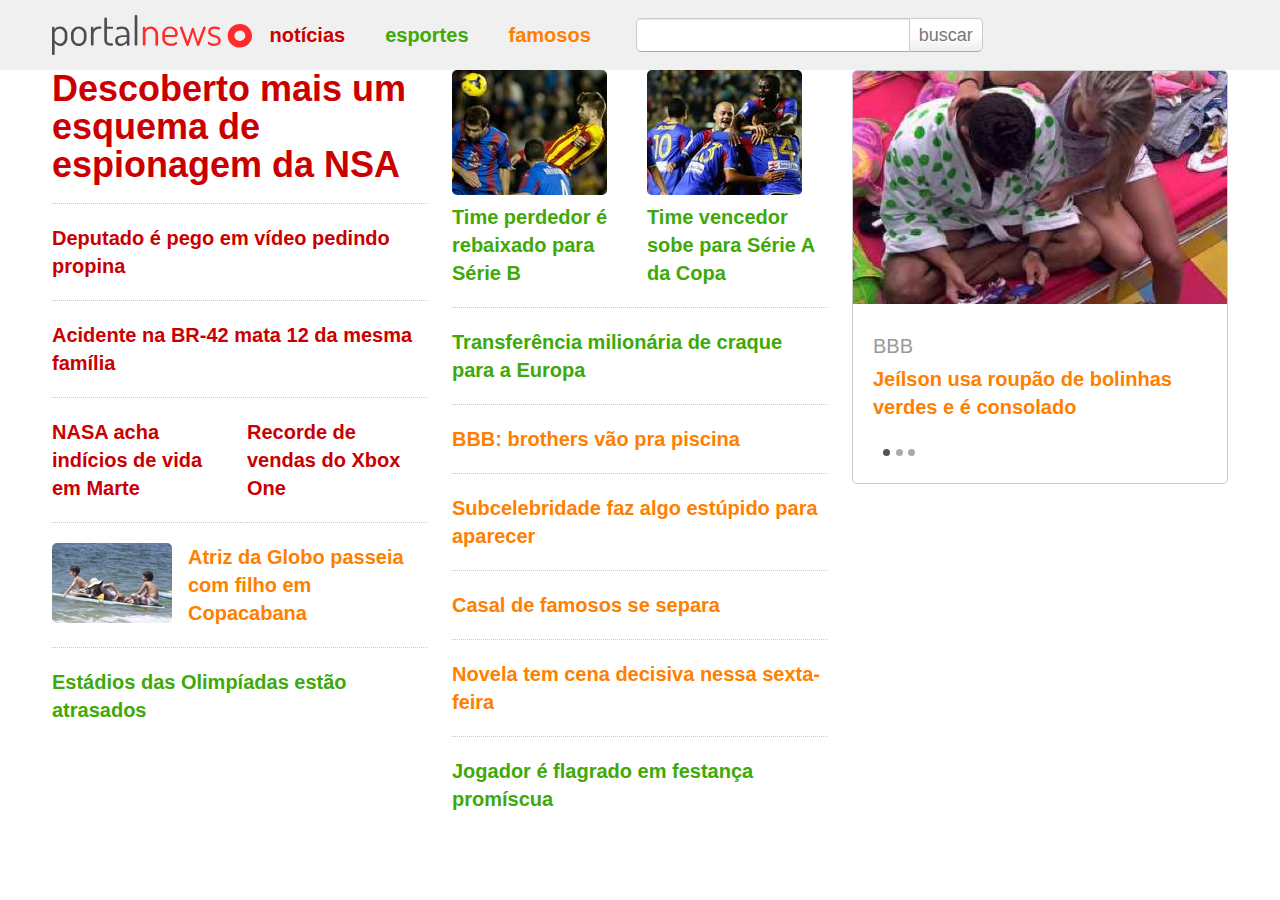
<file: css/class on responsive design/index.html>
<!doctype html>
<html lang="pt-br">
<head>
	<meta charset="UTF-8">
	<meta name="viewport" content="width=device-width">
	<title>Notícias.com</title>

	<link rel="stylesheet" href="css/estilo.css">
	<link rel="stylesheet" href="css/exercicios.css">
</head>
<body>

	<header>
		<div class="container">

			<button class="menu-abrir">Abre menu</button>

			<!-- <a href="#menu" class="btn menu-abrir">Abrir Menu</a> -->

			<h1 class="logo">
				<img src="img/logo.svg" alt="Notícias.com">
			</h1>

			<nav class="barra-nav">

				<button class="menu-fechar">Fecha Menu</button>

				<!-- <a href="#menu" class="btn btn-close menu-fechar">Fechar Menu</a> -->

				<ul class="menu-principal">
					<li><a href="noticias.html" class="noticias">Notícias</a>
					<li><a href="esportes.html" class="esportes">Esportes</a>
					<li><a href="famosos.html" class="famosos">Famosos</a>
				</ul>

				<form class="busca">
					<input type="search" id="campo-busca">
					<button type="submit">Buscar</button>
				</form>
			</nav>
		</div>
	</header>

	<main class="destaques container">

		<div class="secao">

			<a href="noticia1.html" class="chamada noticias principal">
				<h2>Descoberto mais um esquema de espionagem da NSA</h2>
			</a>
			<a href="noticia2.html" class="chamada noticias normal">
				<h2>Deputado é pego em vídeo pedindo propina</h2>
			</a>
			<a href="noticia3.html" class="chamada noticias normal">
				<h2>Acidente na BR-42 mata 12 da mesma família</h2>
			</a>
			<a href="noticia4.html" class="chamada noticias normal mini">
				<h2>NASA acha indícios de vida em Marte</h2>
			</a>
			<a href="noticia5.html" class="chamada noticias normal mini">
				<h2>Recorde de vendas do Xbox One</h2>
			</a>
			<!--<a href="noticia14.html" class="chamada noticias normal">
				<h2>BC anuncia nova alta nos juros</h2>
			</a>-->
			<a href="noticia11.html" class="chamada famosos normal">
				<img src="img/entretenimento1.jpg" alt="Atriz na praia">
				<h2>Atriz da Globo passeia com filho em Copacabana</h2>
			</a>
			<a href="noticia6.html" class="chamada esportes normal">
				<h2>Estádios das Olimpíadas estão atrasados</h2>
			</a>
		</div>

		<div class="secao">
			<a href="noticia7.html" class="chamada esportes normal mini">
				<img src="img/esporte1.jpg" alt="Time perdedor">
				<h2>Time perdedor é rebaixado para Série B</h2>
			</a>
			<a href="noticia8.html" class="chamada esportes normal mini">
				<img src="img/esporte2.jpg" alt="Time vencedor">
				<h2>Time vencedor sobe para Série A da Copa</h2>
			</a>
			<a href="noticia9.html" class="chamada esportes normal">
				<h2>Transferência milionária de craque para a Europa</h2>
			</a>
			<a href="noticia10.html" class="chamada famosos normal">
				<h2>BBB: brothers vão pra piscina</h2>
			</a>
			<a href="noticia12.html" class="chamada famosos normal">
				<h2>Subcelebridade faz algo estúpido para aparecer</h2>
			</a>
			<a href="noticia16.html" class="chamada famosos">
				<h2>Casal de famosos se separa</h2>
			</a>
			<a href="noticia13.html" class="chamada famosos normal">
				<h2>Novela tem cena decisiva nessa sexta-feira</h2>
			</a>
			<a href="noticia15.html" class="chamada esportes">
				<h2>Jogador é flagrado em festança promíscua</h2>
			</a>

		</div>

		<div class="secao">
			<a href="video.html" class="tv chamada normal famosos">
				<img src="img/tv1.jpg" alt="Roupão">

				<p>BBB</p>
				<h2>Jeílson usa roupão de bolinhas verdes e é consolado</h2>

				<span class="bolinha"></span>
				<span class="bolinha"></span>
				<span class="bolinha"></span>
			</a>
		</div>

	</main>

	<script src="js/menu.js"></script>
</body>
</html>
</file>
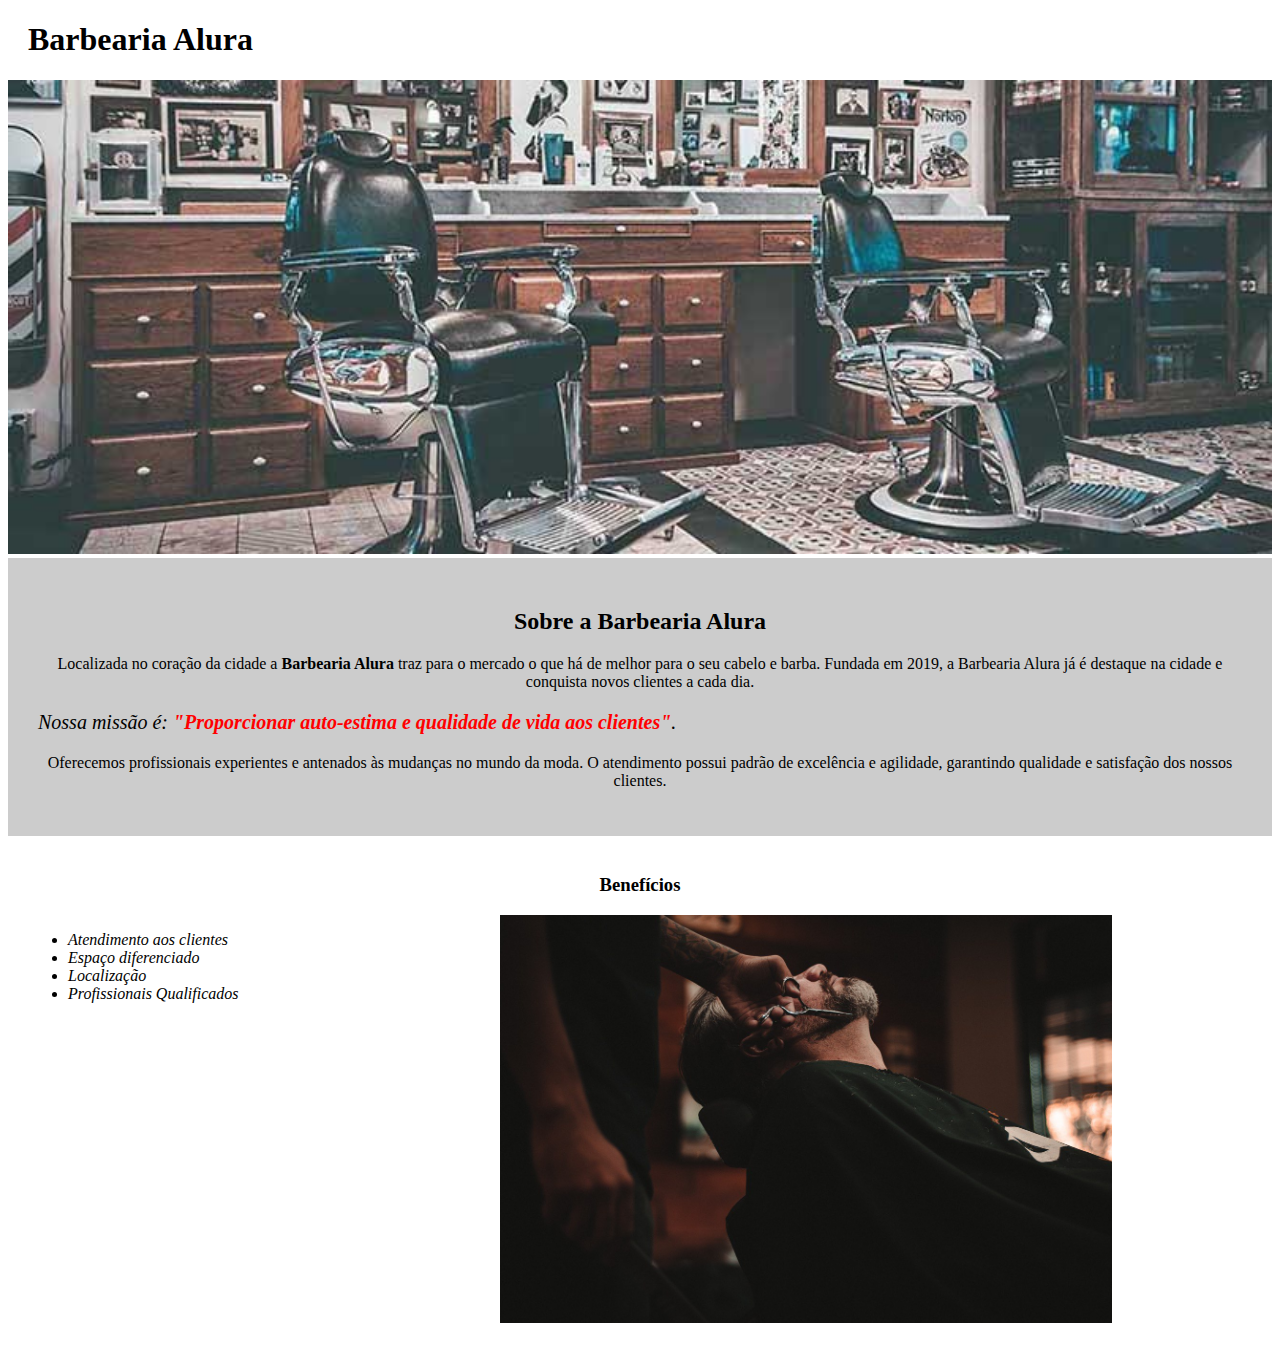
<file: css/simple_page/index.html>
<!DOCTYPE html>
<html lang="pt-br">

    <head>
        <meta charset="UTF-8">
        <title>Barbearia Alura</title>
        <link rel="stylesheet" href="style.css" />
    </head>
    
    <body>

        <header>
            <h1 class="titulo-principal">Barbearia Alura</h1>
        </header>

        <img src="banner.jpg" id="banner" />

        <div class="principal">
            <h2 class="titulo-centralizado">Sobre a Barbearia Alura</h2>

            <p class="texto-principal">Localizada no coração da cidade a <strong>Barbearia Alura</strong> traz para o mercado o que há de melhor para o seu cabelo e barba. Fundada em 2019, a Barbearia Alura já é destaque na cidade e conquista novos clientes a cada dia. </p>

            <!-- p por padrão é 16px -->
            <p id="missao"><em>Nossa missão é: <strong class="destaque">"Proporcionar auto-estima e qualidade de vida aos clientes"</strong>.</em></p>

            <p class="texto-principal">Oferecemos profissionais experientes e antenados às mudanças no mundo da moda. O atendimento possui padrão de excelência e agilidade, garantindo qualidade e satisfação dos nossos clientes.</p>
        </div>
        
        <div class="beneficios">
            <h3 class="titulo-centralizado">Benefícios</h3>

            <ul class="lista-beneficios">
                <li class="itens">Atendimento aos clientes</li>
                <li class="itens">Espaço diferenciado</li>
                <li class="itens">Localização</li>
                <li class="itens">Profissionais Qualificados</li>
            </ul>

            <img src="beneficios.jpg" class="imagembeneficios" />
        </div>

    </body>
    
</html>
</file>
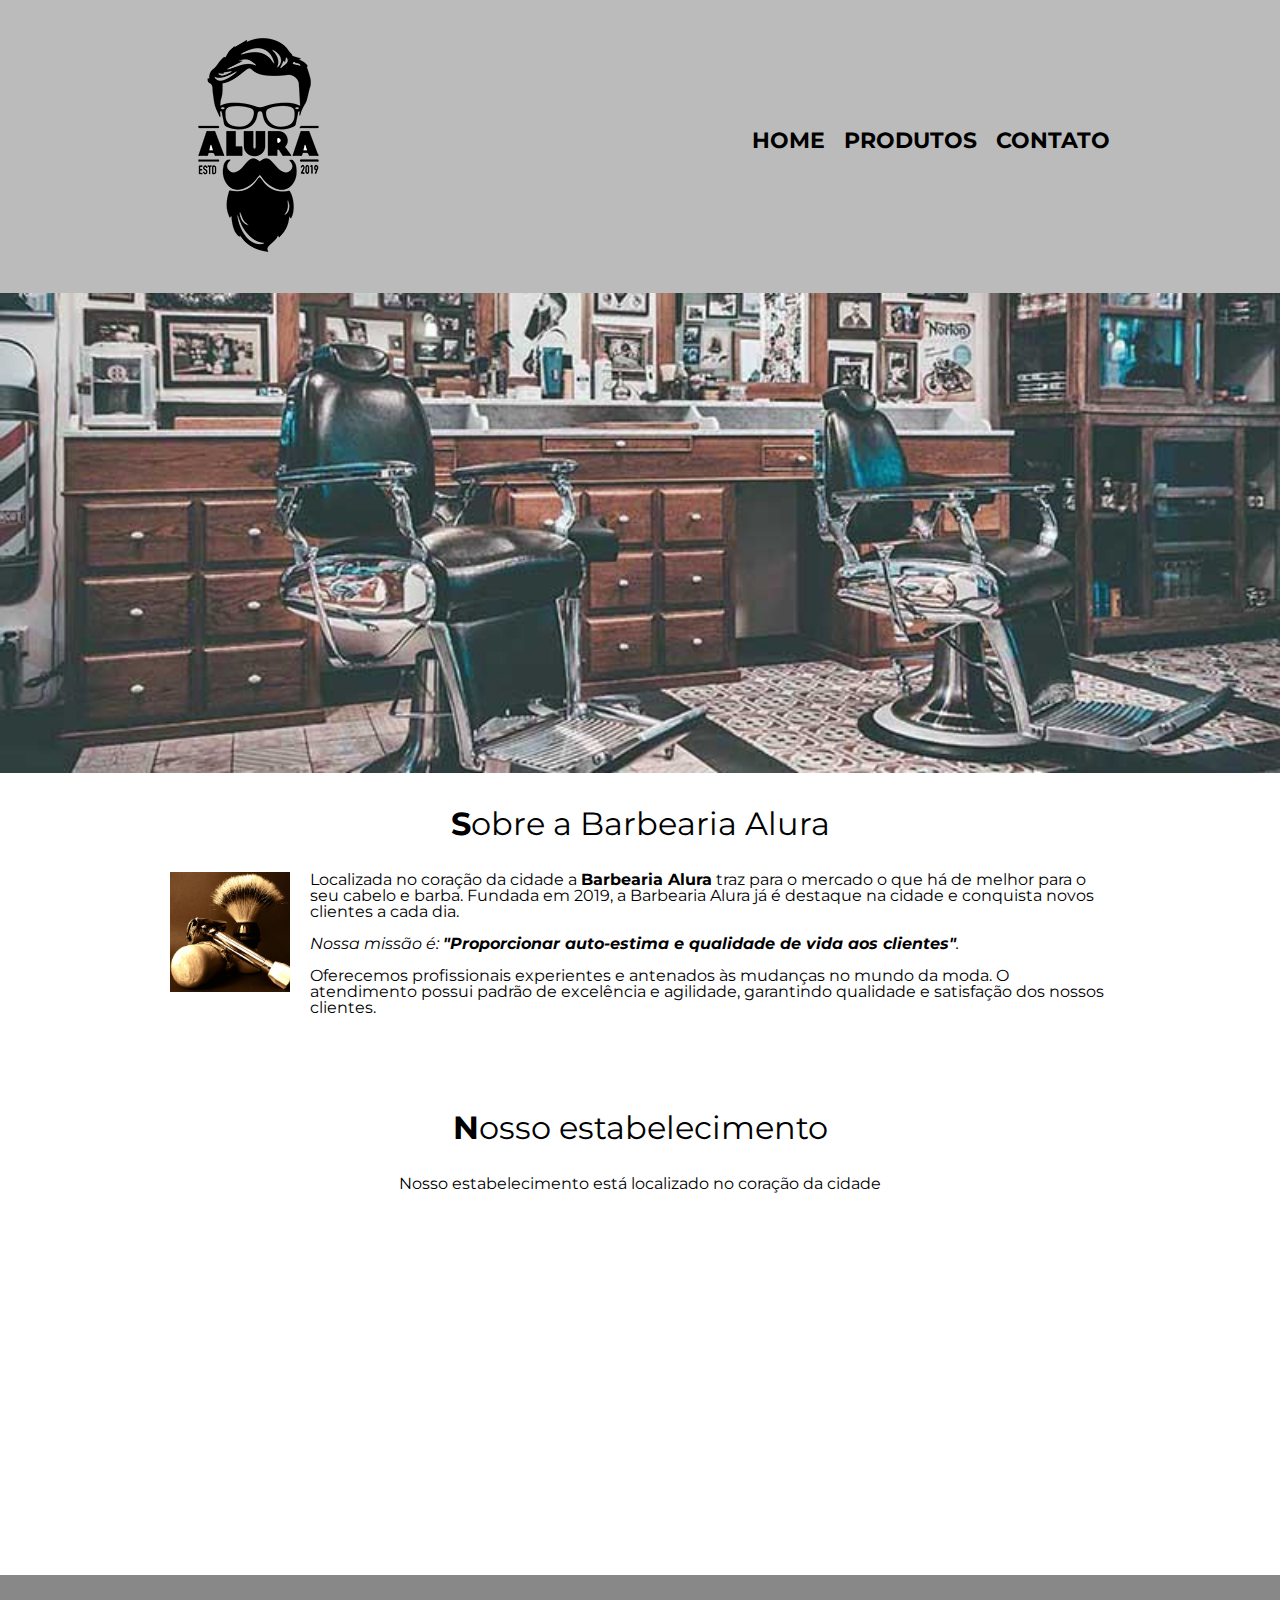
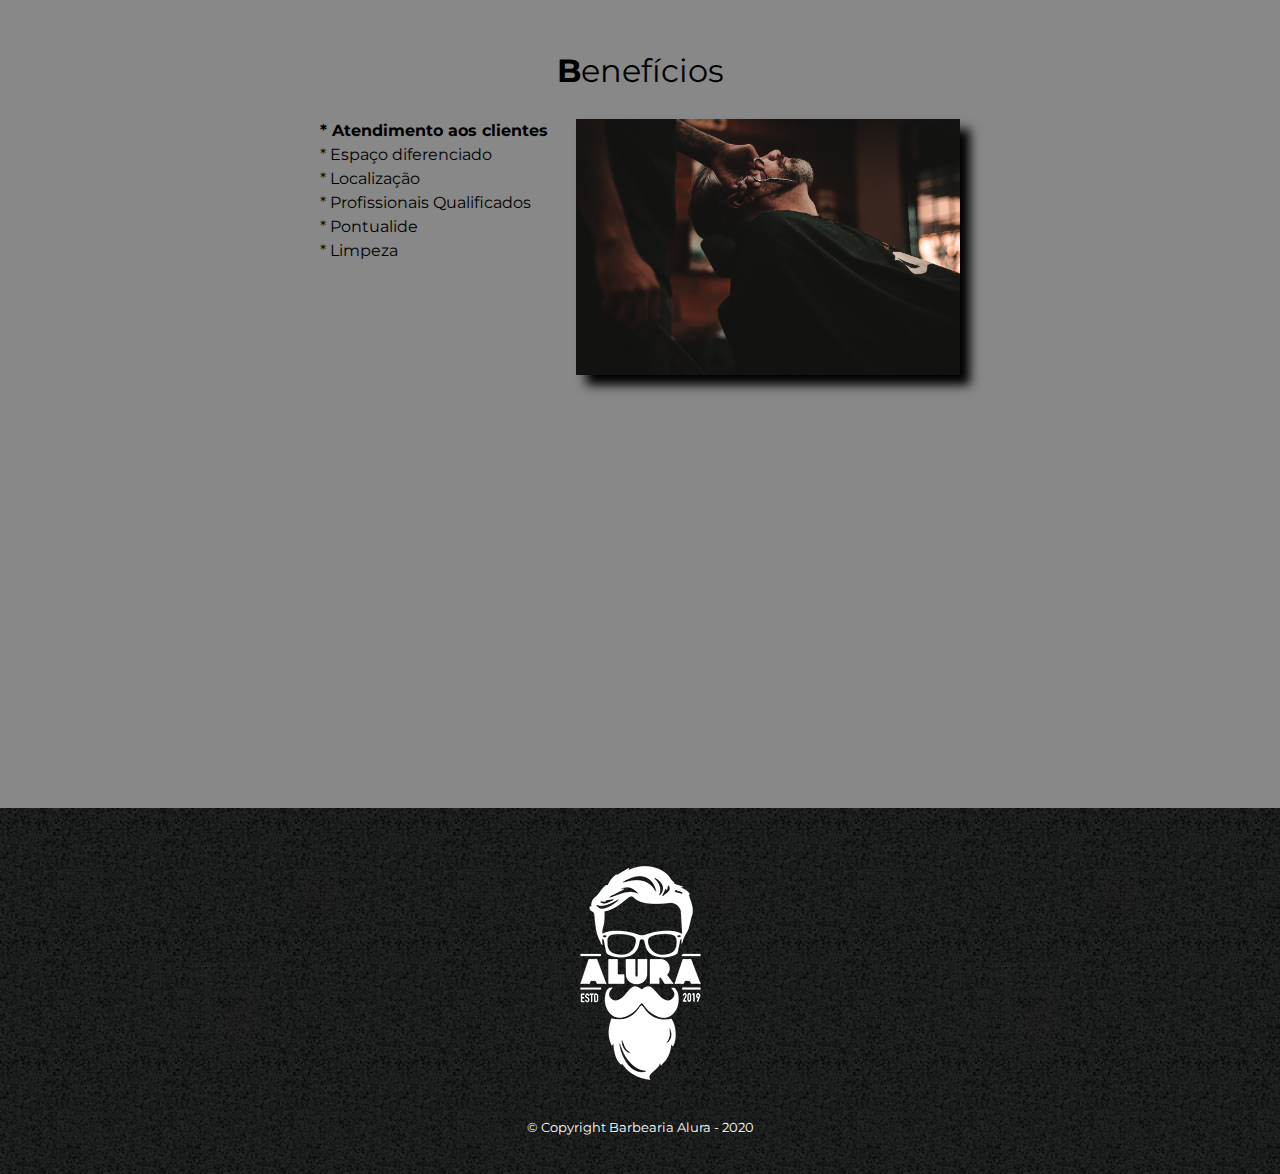
<file: css/simple_page_class_four/index.html>
<!DOCTYPE html>
<html lang="pt-br">

    <head>
        <meta charset="UTF-8">
        <meta name="viewport" content="width=device-width">
        <title>Barbearia Alura</title>
        <link rel="stylesheet" href="reset.css" />
        <link rel="stylesheet" href="style.css" />
        <link href="https://fonts.googleapis.com/css2?family=Montserrat:ital,wght@0,100;0,700;1,100&display=swap" rel="stylesheet">
    </head>
    
    <body>

        <header>
            
            <div class="caixa">
                <h1><img src="imgs/logo.png"/></h1>

        
                <nav>
                    <ul class="navegacao">
                        <li><a href="index.html">Home</a></li>
                        <li><a href="produtos.html">Produtos</a></li>
                        <li><a href="contato.html">Contato</a></li>
                    </ul>
                </nav>
            </div>
            
        </header>

        <img src="banner.jpg" class="banner" />

        <main>

            <section class="principal">
                <h2 class="titulo-principal">Sobre a Barbearia Alura</h2>

                <img class="utensilios" src="imgs/utensilios.jpg" alt="Utensilios" />

                <p class="texto-principal">Localizada no coração da cidade a <strong>Barbearia Alura</strong> traz para o mercado o que há de melhor para o seu cabelo e barba. Fundada em 2019, a Barbearia Alura já é destaque na cidade e conquista novos clientes a cada dia. </p>

                <!-- p por padrão é 16px -->
                <p id="missao"><em>Nossa missão é: <strong class="destaque">"Proporcionar auto-estima e qualidade de vida aos clientes"</strong>.</em></p>

                <p class="texto-principal">Oferecemos profissionais experientes e antenados às mudanças no mundo da moda. O atendimento possui padrão de excelência e agilidade, garantindo qualidade e satisfação dos nossos clientes.</p>
            </section>


            <section class="mapa">
                
                <h3 class="titulo-principal">Nosso estabelecimento</h3>

                <p>Nosso estabelecimento está localizado no coração da cidade</p>

                <iframe src="https://www.google.com/maps/embed?pb=!1m18!1m12!1m3!1d3656.448598130842!2d-46.63465338449774!3d-23.588239368471694!2m3!1f0!2f0!3f0!3m2!1i1024!2i768!4f13.1!3m3!1m2!1s0x94ce5a2b2ed7f3a1%3A0xab35da2f5ca62674!2sCaelum%20-%20Escola%20de%20Tecnologia!5e0!3m2!1spt-BR!2sbr!4v1589913582169!5m2!1spt-BR!2sbr" 
                    width="100%" height="300px" 
                    frameborder="0" 
                    style="border:0;" allowfullscreen="" aria-hidden="false" tabindex="0">
                </iframe>
                
            </section>
            
            <section class="beneficios">

                <h3 class="titulo-principal">Benefícios</h3>

                <div class="conteudo-beneficios">

                    <ul class="lista-beneficios">
                        <li class="itens">Atendimento aos clientes</li>
                        <li class="itens">Espaço diferenciado</li>
                        <li class="itens">Localização</li>
                        <li class="itens">Profissionais Qualificados</li>
                        <li class="itens">Pontualide</li>
                        <li class="itens">Limpeza</li>
                    </ul><img src="beneficios.jpg" class="imagem-beneficios" />

                </div>
                
                <div class="video">
                    <iframe 
                    width="100%" 
                    height="315" 
                    src="https://www.youtube.com/embed/wcVVXUV0YUY" 
                    frameborder="0" 
                    allow="accelerometer; autoplay; encrypted-media; gyroscope; picture-in-picture" 
                    allowfullscreen>
                    </iframe>
                </div>
                
            </section>

        </main>

        <footer>
            <img src="imgs/logo-branco.png">
            <p class="copyright">&copy; Copyright Barbearia Alura - 2020</p>
        </footer>

    </body>
    
</html>
</file>
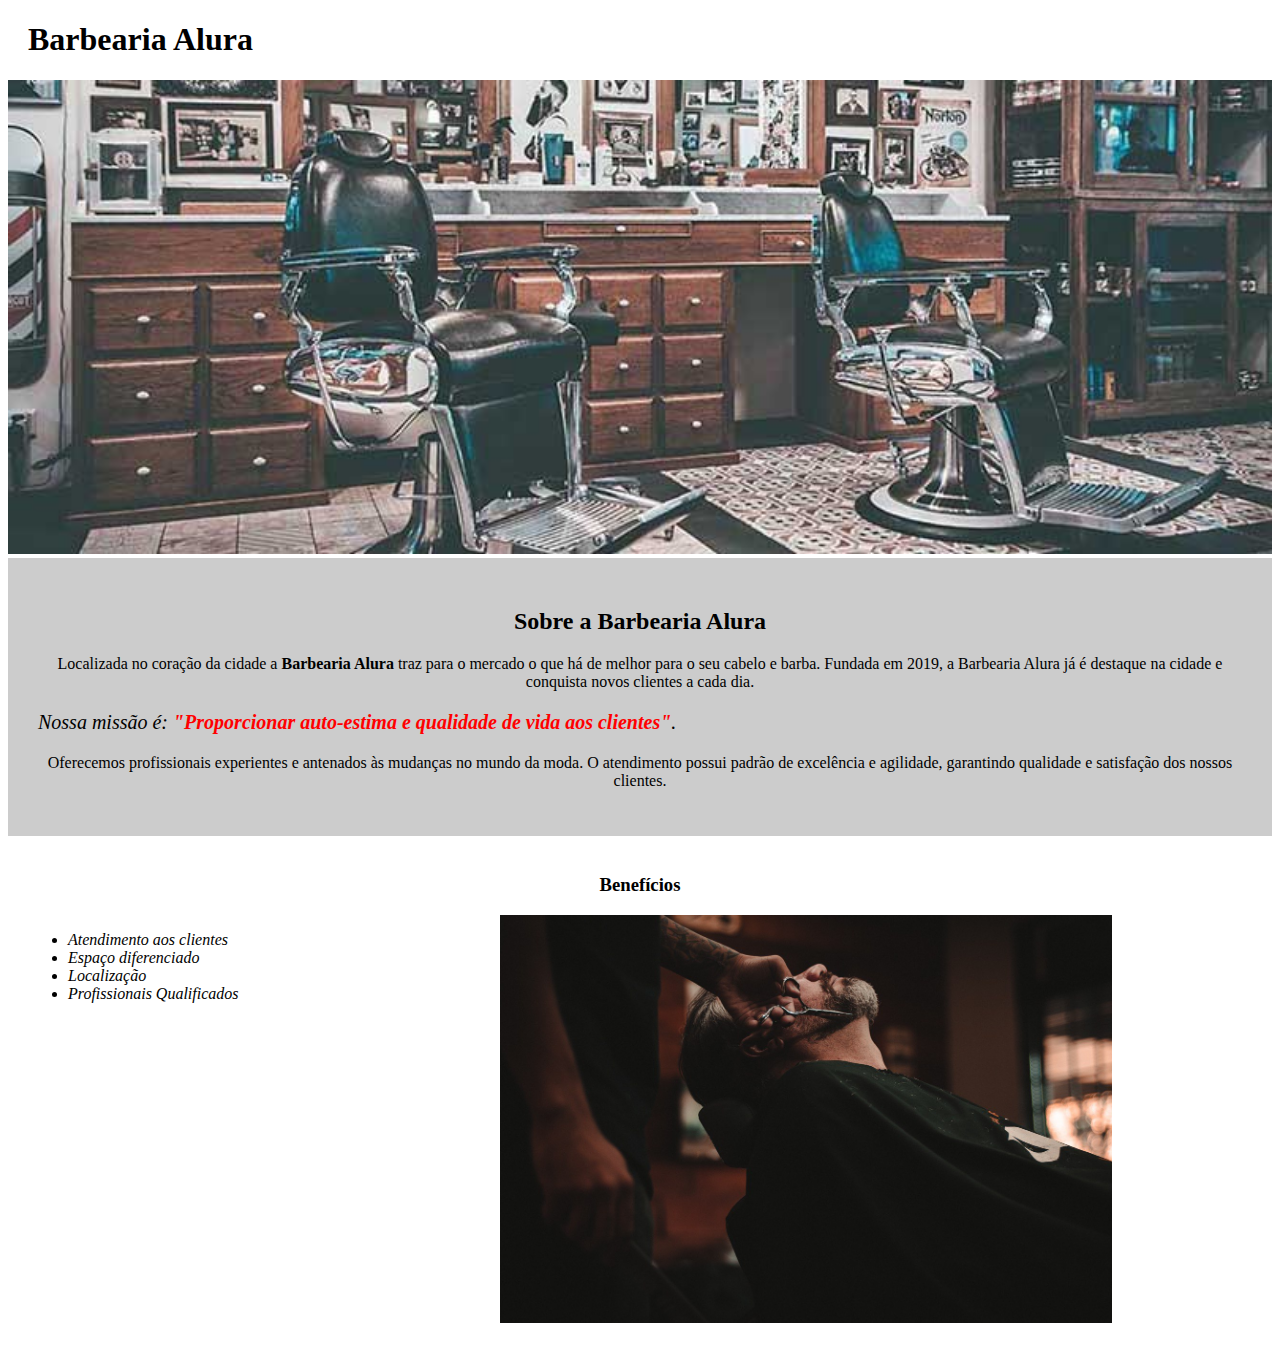
<file: css/simple_page_class_three/index.html>
<!DOCTYPE html>
<html lang="pt-br">

    <head>
        <meta charset="UTF-8">
        <title>Barbearia Alura</title>
        <link rel="stylesheet" href="style-home.css" />
    </head>
    
    <body>

        <header>
            <h1 class="titulo-principal">Barbearia Alura</h1>
        </header>

        <img src="banner.jpg" id="banner" />

        <div class="principal">
            <h2 class="titulo-centralizado">Sobre a Barbearia Alura</h2>

            <p class="texto-principal">Localizada no coração da cidade a <strong>Barbearia Alura</strong> traz para o mercado o que há de melhor para o seu cabelo e barba. Fundada em 2019, a Barbearia Alura já é destaque na cidade e conquista novos clientes a cada dia. </p>

            <!-- p por padrão é 16px -->
            <p id="missao"><em>Nossa missão é: <strong class="destaque">"Proporcionar auto-estima e qualidade de vida aos clientes"</strong>.</em></p>

            <p class="texto-principal">Oferecemos profissionais experientes e antenados às mudanças no mundo da moda. O atendimento possui padrão de excelência e agilidade, garantindo qualidade e satisfação dos nossos clientes.</p>
        </div>
        
        <div class="beneficios">
            <h3 class="titulo-centralizado">Benefícios</h3>

            <ul class="lista-beneficios">
                <li class="itens">Atendimento aos clientes</li>
                <li class="itens">Espaço diferenciado</li>
                <li class="itens">Localização</li>
                <li class="itens">Profissionais Qualificados</li>
            </ul>

            <img src="beneficios.jpg" class="imagembeneficios" />
        </div>

    </body>
    
</html>
</file>
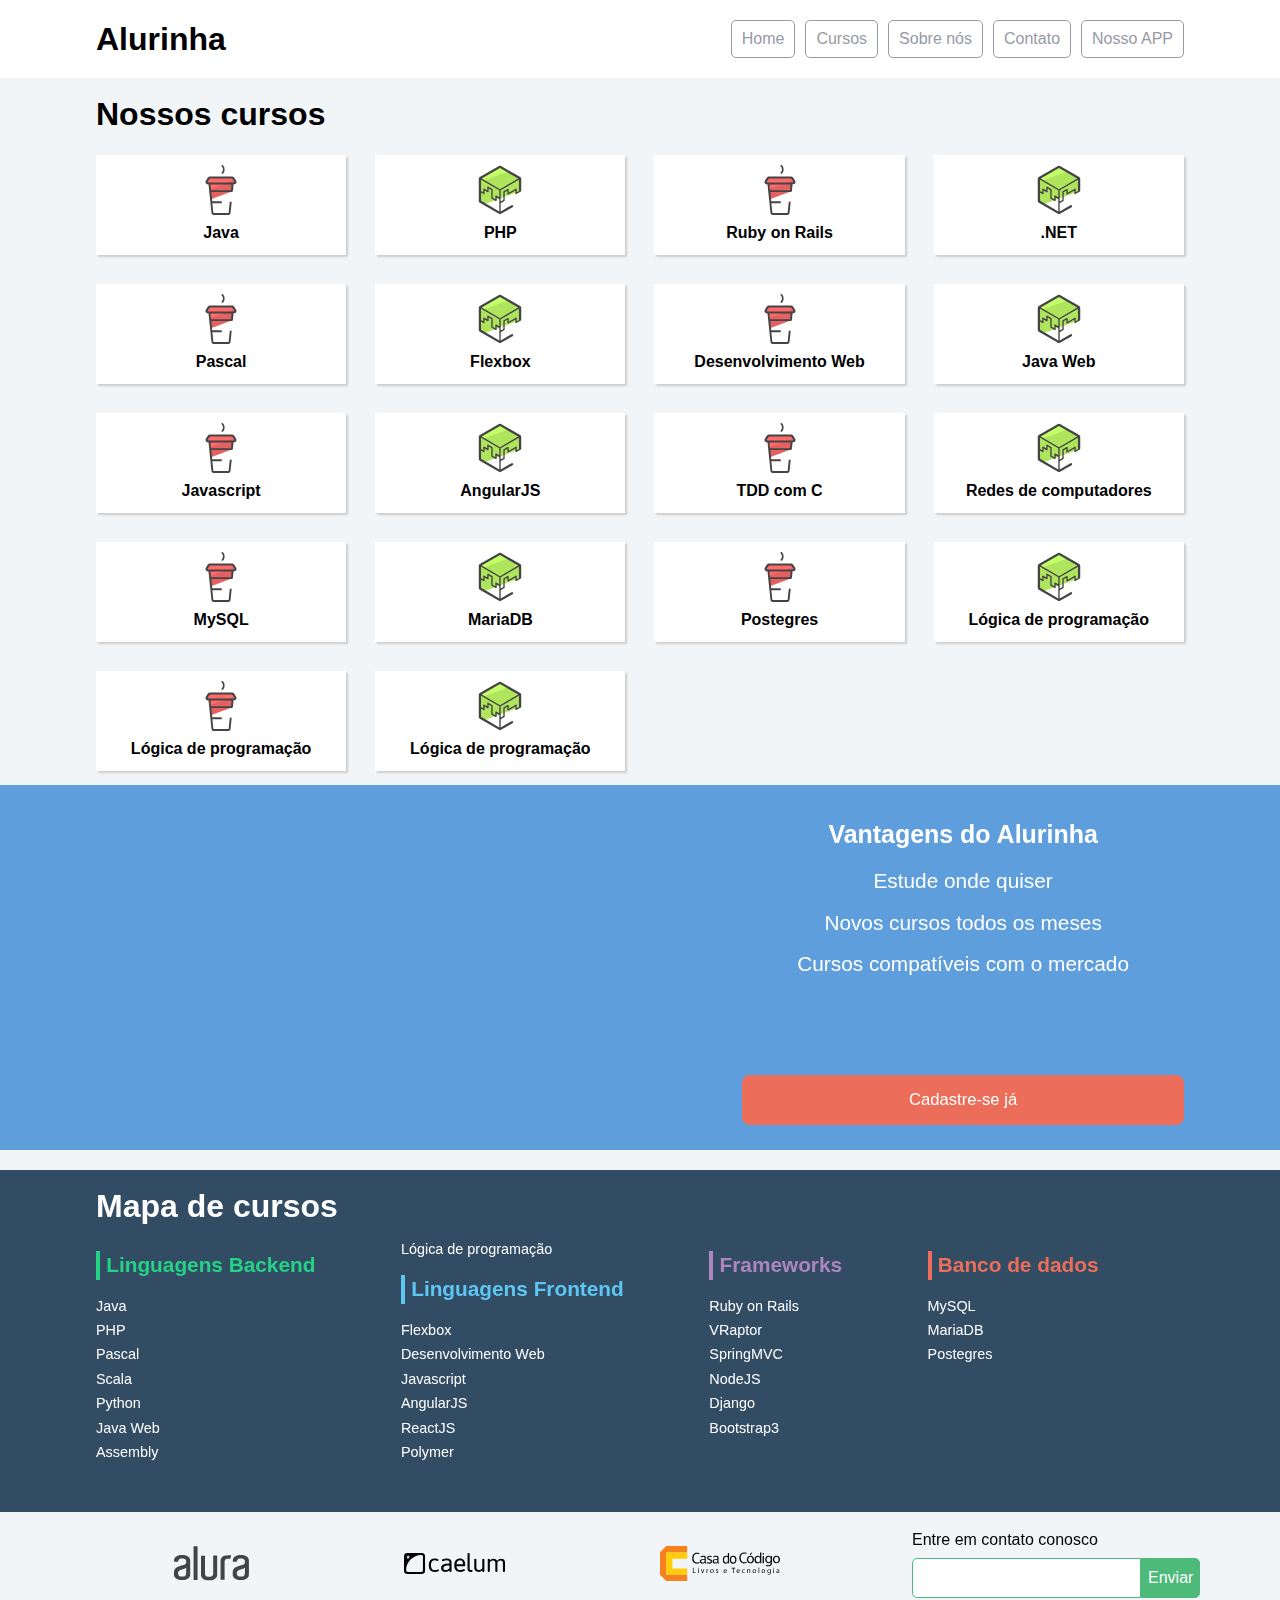
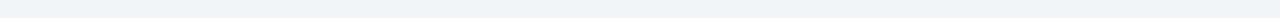
<file: css/Using flexbox/index.html>
<!doctype html>
<html>
	<head>
		<meta charset="utf-8">
		<meta name="viewport" content="width=device-width, initial-scale=1">
		<title>Alurinha | Cursos online</title>
		<link rel="stylesheet" href="css/reset.css">
		<link rel="stylesheet" href="css/style.css">
		<link rel="stylesheet" href="css/flexbox.css">
	</head>
	<body>

		<header class="cabecalhoPrincipal">
			<div class="container">
				<h1 class="cabecalhoPrincipal-titulo">
					<a href="#">Alurinha</a>
				</h1>

				<nav class="cabecalhoPrincipal-nav">
					<a class="cabecalhoPrincipal-nav-link" href="#">Home</a>
					<a class="cabecalhoPrincipal-nav-link" href="#">Cursos</a>
					<a class="cabecalhoPrincipal-nav-link" href="#">Sobre nós</a>
					<a class="cabecalhoPrincipal-nav-link" href="#">Contato</a>
					<a class="cabecalhoPrincipal-nav-link cabecalhoPrincipal-nav-link-app" href="#">Nosso APP</a>
				</nav>
			</div>

		</header>

		<main class="conteudoPrincipal">
			<div class="container">
				<h2 class="subtitulo">Nossos cursos</h2>

				<nav>
					<ul class="conteudoPrincipal-cursos">
						<li class="conteudoPrincipal-cursos-link"><a href="#">Java</a></li>
						<li class="conteudoPrincipal-cursos-link"><a href="#">PHP</a></li>
						<li class="conteudoPrincipal-cursos-link"><a href="#">Ruby on Rails</a></li>
						<li class="conteudoPrincipal-cursos-link"><a href="#">.NET</a></li>
						<li class="conteudoPrincipal-cursos-link"><a href="#">Pascal</a></li>
						<li class="conteudoPrincipal-cursos-link"><a href="#">Flexbox</a></li>
						<li class="conteudoPrincipal-cursos-link"><a href="#">Desenvolvimento Web</a></li>
						<li class="conteudoPrincipal-cursos-link"><a href="#">Java Web</a></li>
						<li class="conteudoPrincipal-cursos-link"><a href="#">Javascript</a></li>
						<li class="conteudoPrincipal-cursos-link"><a href="#">AngularJS</a></li>
						<li class="conteudoPrincipal-cursos-link"><a href="#">TDD com C</a></li>
						<li class="conteudoPrincipal-cursos-link"><a href="#">Redes de computadores</a></li>
						<li class="conteudoPrincipal-cursos-link"><a href="#">MySQL</a></li>
						<li class="conteudoPrincipal-cursos-link"><a href="#">MariaDB</a></li>
						<li class="conteudoPrincipal-cursos-link"><a href="#">Postegres</a></li>
						<li class="conteudoPrincipal-cursos-link"><a href="#">Lógica de programação</a></li>
						<li class="conteudoPrincipal-cursos-link"><a href="#">Lógica de programação</a></li>
						<li class="conteudoPrincipal-cursos-link"><a href="#">Lógica de programação</a></li>
					</ul>
				</nav>
			</div>

			<section class="videoSobre">
				<div class="container">
					<iframe class="videoSobre-video" width="560" height="315" src="https://www.youtube.com/embed/bIlOsJzBVaY?list=PLh2Y_pKOa4UcF1BYPJR3EIMRi3nWAUxIp" frameborder="0" allowfullscreen></iframe>
					
					<div class="videoSobre-sobre">
						<h2 class="videoSobre-sobre-title">Vantagens do Alurinha</h2>
						<ul class="videoSobre-sobre-list">
							<li class="videoSobre-sobre-item">Estude onde quiser</li>
							<li class="videoSobre-sobre-item">Novos cursos todos os meses</li>
							<li class="videoSobre-sobre-item">Cursos compatíveis com o mercado</li>
						</ul>
						<button class="videoSobre-button">Cadastre-se já</button>
					</div>
				</div>
			</section>

		</main>

		<footer class="rodapePrincipal">
			<div class="container">

				<section class="rodapePrincipal-navMap">
					<h3 class="subtitulo">Mapa de cursos</h3>
					<nav class="rodapePrincipal-navMap-list">

						<h4 class="navmap-list-title navmap-list-title-backend">Linguagens Backend</h4>
						<a class="rodapePrincipal-navMap-link" href="#">Java</a>
						<a class="rodapePrincipal-navMap-link" href="#">PHP</a>
						<a class="rodapePrincipal-navMap-link" href="#">Pascal</a>
						<a class="rodapePrincipal-navMap-link" href="#">Scala</a>
						<a class="rodapePrincipal-navMap-link" href="#">Python</a>
						<a class="rodapePrincipal-navMap-link" href="#">Java Web</a>
						<a class="rodapePrincipal-navMap-link" href="#">Assembly</a>
						<a class="rodapePrincipal-navMap-link" href="#">Lógica de programação</a>

						<h4 class="navmap-list-title navmap-list-title-frontend">Linguagens Frontend</h4>
						<a class="rodapePrincipal-navMap-link" href="#">Flexbox</a>
						<a class="rodapePrincipal-navMap-link" href="#">Desenvolvimento Web</a>
						<a class="rodapePrincipal-navMap-link" href="#">Javascript</a>
						<a class="rodapePrincipal-navMap-link" href="#">AngularJS</a>
						<a class="rodapePrincipal-navMap-link" href="#">ReactJS</a>
						<a class="rodapePrincipal-navMap-link" href="#">Polymer</a>
						
						<h4 class="navmap-list-title navmap-list-title-framework">Frameworks</h4>
						<a class="rodapePrincipal-navMap-link" href="#">Ruby on Rails</a>
						<a class="rodapePrincipal-navMap-link" href="#">VRaptor</a>
						<a class="rodapePrincipal-navMap-link" href="#">SpringMVC</a>
						<a class="rodapePrincipal-navMap-link" href="#">NodeJS</a>
						<a class="rodapePrincipal-navMap-link" href="#">Django</a>
						<a class="rodapePrincipal-navMap-link" href="#">Bootstrap3</a>

						<h4 class="navmap-list-title navmap-list-title-bancoDeDados">Banco de dados</h4>
						<a class="rodapePrincipal-navMap-link" href="#">MySQL</a>
						<a class="rodapePrincipal-navMap-link" href="#">MariaDB</a>
						<a class="rodapePrincipal-navMap-link" href="#">Postegres</a>

					</nav>
				</section>

			</div>

			<section class="rodapePrincipal-patrocinadores">

				<div class="container">
					<ul class="rodapePrincipal-patrocinadores-list">
						<li>
							<a class="rodapePrincipal-patrocinadores-list-link patrocinadores-list-link-alura" href="#">
								<img src="img/logos/alura.svg" alt="Logo da Alura">
							</a>
						</li>
						<li>
							<a class="rodapePrincipal-patrocinadores-list-link patrocinadores-list-link-caelum" href="#">
								<img src="img/logos/caelum.svg" alt="Logo da Caelum">
							</a>
						</li>
						<li>
							<a class="rodapePrincipal-patrocinadores-list-link patrocinadores-list-link-casaDoCodigo" href="#">
								<img src="img/logos/cdc.svg" alt="Logo da Casa do Código">
							</a>
						</li>
					</ul>
					<form class="rodapePrincipal-contatoForm" action="#">
						<fieldset>
							<legend class="rodapePrincipal-contatoForm-legend" for="email-contato">Entre em contato conosco</legend>
							<div class="rodapePrincipal-contatoForm-fieldset"> 
								<input class="rodapePrincipal-contatoForm-emailInput" type="email" name="email-contato" id="email-contato">
								<button class="rodapePrincipal-contatoForm-submit" type="submit">Enviar</button>
							</div>
						</fieldset>
					</form>
				</div>

			</section>

		</footer>

	</body>

</html>
</file>
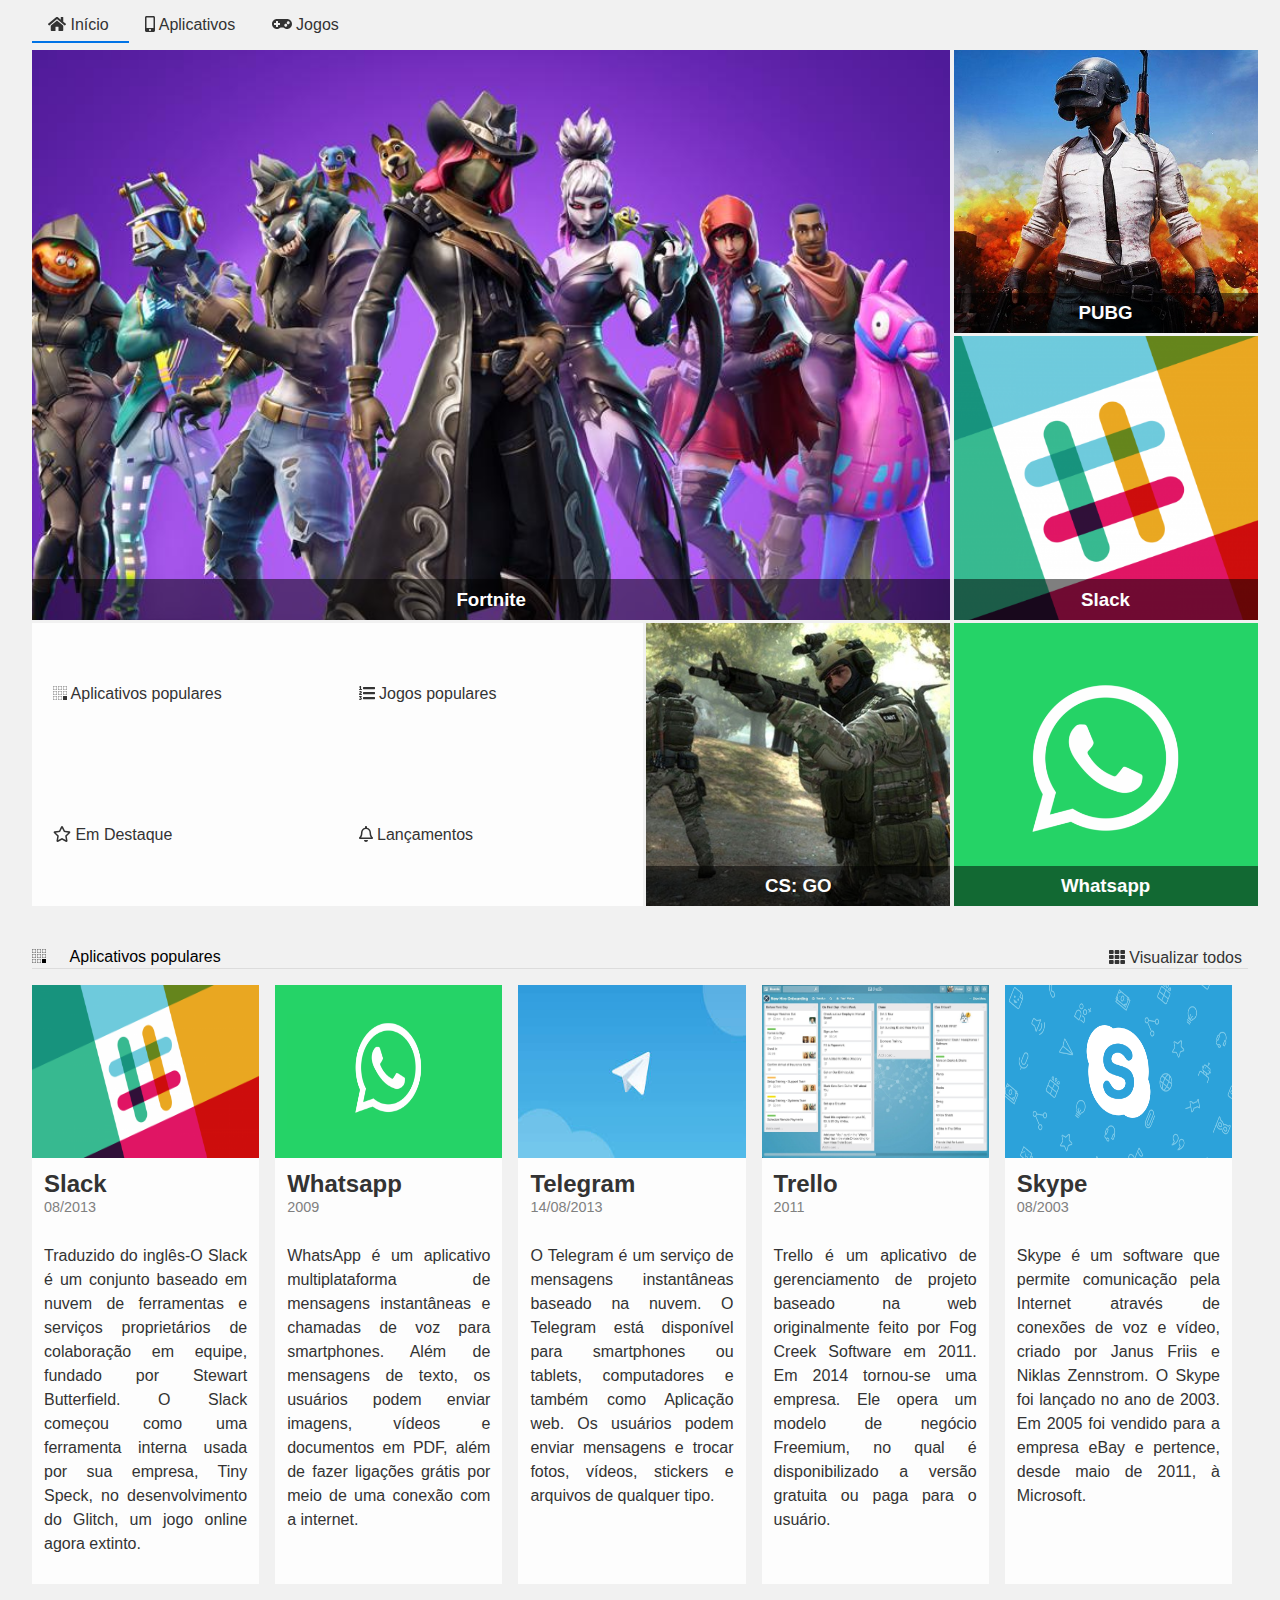
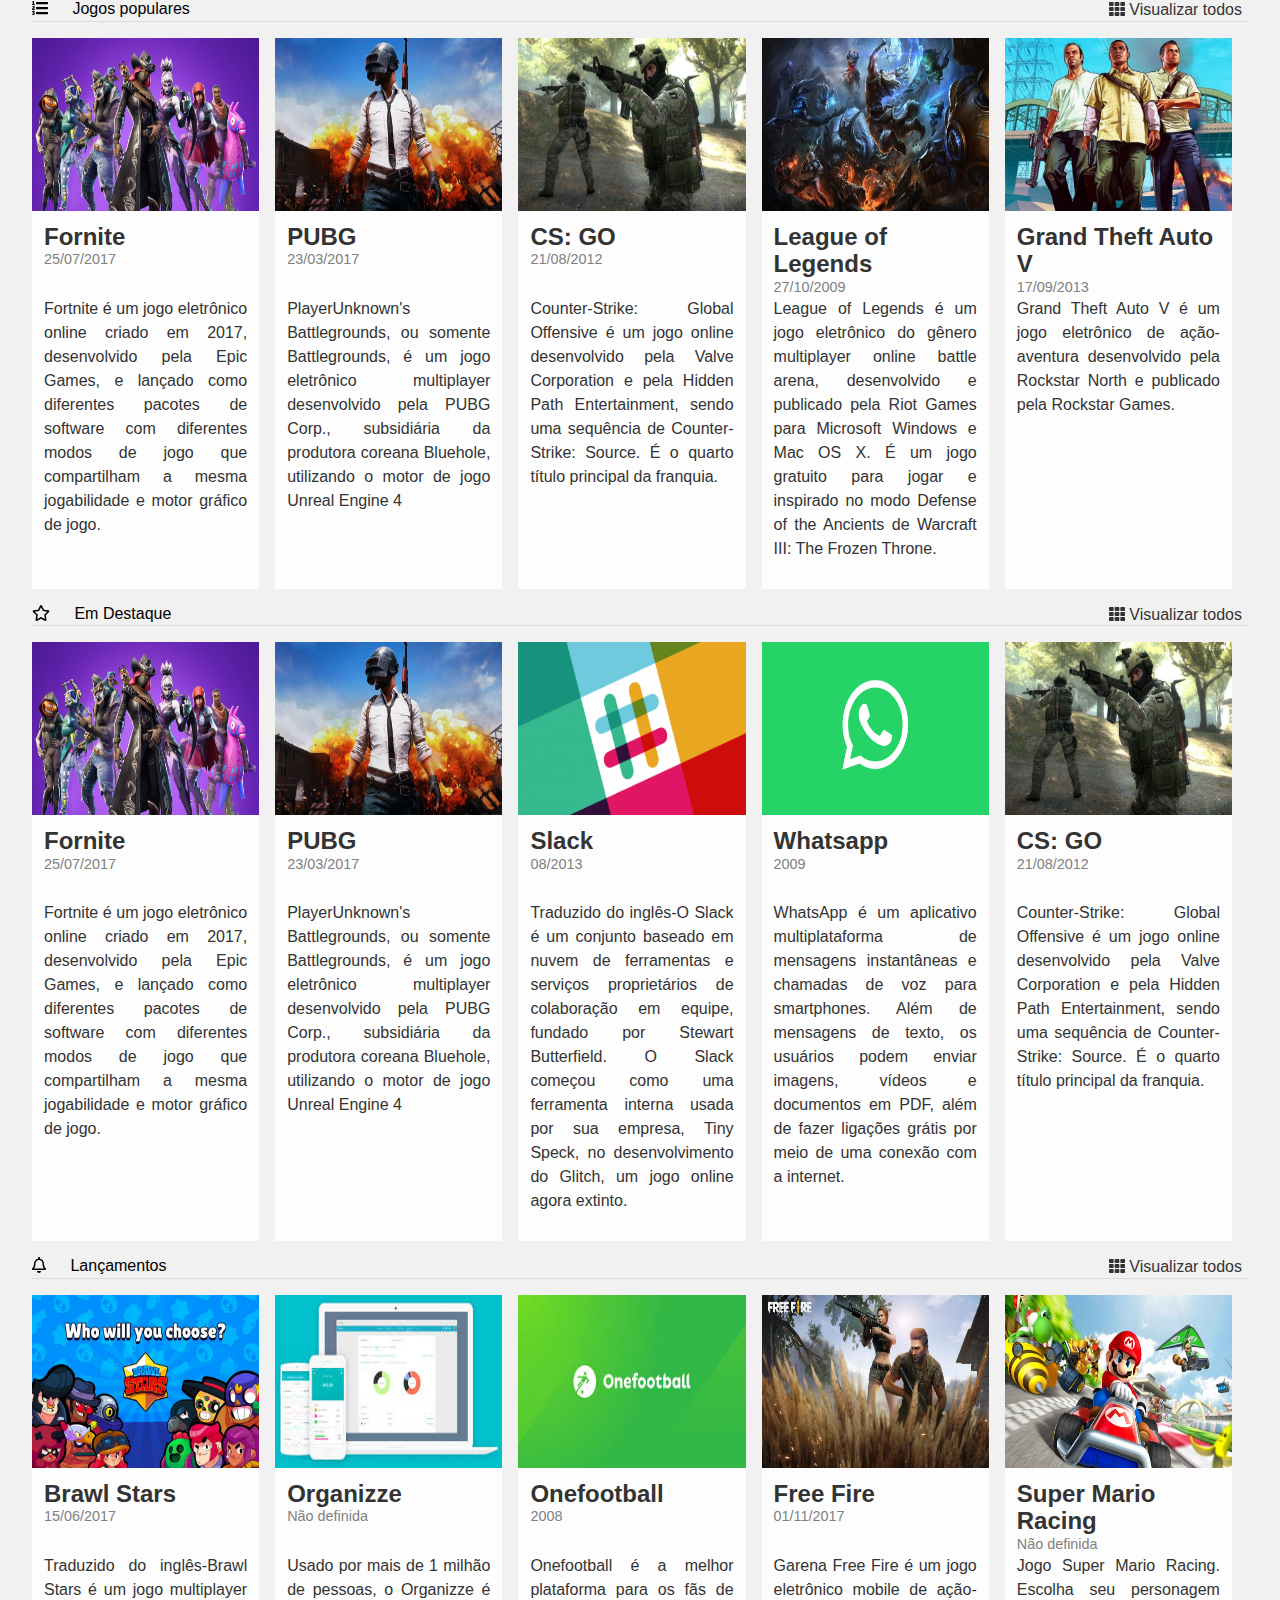
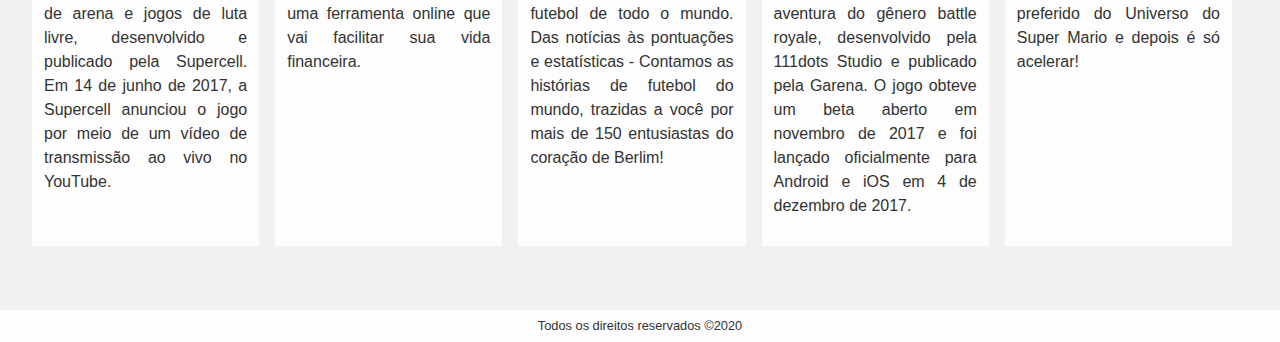
<file: css/grid-layout-project/Projeto Inicial Grid Layout/alura-store/index.html>
<!DOCTYPE html>
<html lang="en">
<head>
    <meta charset="UTF-8">
    <meta name="viewport" content="width=device-width, initial-scale=1.0">
    <meta http-equiv="X-UA-Compatible" content="ie=edge">
    <title>Alura Store | Baixe nossos aplicativos e jogos</title>
    <link href="./assets/css/normalize.css" rel="stylesheet">
    <link href="./assets/css/reset.css" rel="stylesheet">
    <link href="./assets/css/style.css" rel="stylesheet">
    <link rel="stylesheet" href="./assets/css/destaques.css">
    <link rel="stylesheet" href="./assets/css/populares.css">
    <link rel="stylesheet" href="./assets/css/menu.css">
    <link rel="stylesheet" href="./assets/css/responsivo.css">
</head>
<body class="app">

    <header class="cabecalho">
        <nav class="menu">
            <ul class="menu__lista">
                <li class="menu__item">
                    <a class="menu__link ativo" href="#">
                        <i class="fas fa-home"></i>
                        Início
                    </a>
                    <a class="menu__link" href="#">
                        <i class="fas fa-mobile-alt"></i>
                        Aplicativos</a>
                    <a class="menu__link" href="#">
                        <i class="fas fa-gamepad"></i>
                        Jogos
                    </a>
                </li>
            </ul>
        </nav>
    </header>

    <main class="conteudo">
        <section class="destaques">
            <div class="destaques__principal caixa">
                <h3 class="destaques__titulo">Fortnite</h3>
            </div>
            <div class="destaques__secundario caixa">
                <h3 class="destaques__titulo">PUBG</h3>
            </div>
            <div class="destaques__secundario caixa">
                <h3 class="destaques__titulo">Slack</h3>
            </div>
            <div class="destaques__secundario caixa">
                <h3 class="destaques__titulo">Whatsapp</h3>
            </div>
            <div class="destaques__secundario caixa">
                <h3 class="destaques__titulo">CS: GO</h3>
            </div>
            <div class="destaques__categorias">
                <ul class="destaques__categorias___lista">
                    <li class="destaques__categorias___item">
                        <a class="destaques__categorias___link" href="#">
                            <i class="destaques__categorias___icone fab fa-buromobelexperte"></i>
                            Aplicativos populares
                        </a>
                    </li>
                    <li class="destaques__categorias___item">
                        <a class="destaques__categorias___link" href="#">
                            <i class="fas fa-list-ol"></i>
                            Jogos populares
                        </a>
                    </li>
                    <li class="destaques__categorias___item">
                        <a class="destaques__categorias___link" href="#">
                            <i class="far fa-star"></i>
                            Em Destaque
                        </a>
                    </li>
                    <li class="destaques__categorias___item">
                        <a class="destaques__categorias___link" href="#">
                            <i class="far fa-bell"></i>
                            Lançamentos
                        </a>
                    </li>
                </ul>
            </div>
        </section>

        <section class="populares">
            <div class="populares__itens">
                <div class="populares__info">
                    <div class="populares__cabecalho">
                        <h4 class="populares__titulo">
                            <i class="populares__icone fab fa-buromobelexperte"></i>
                            Aplicativos populares
                        </h4>
                        <button class="populares__botao">
                            <i class="fas fa-th"></i>
                            Visualizar todos
                        </button>
                    </div>
                </div>
                <div class="populares__conteudo">
                    <div class="populares__card">
                        <img class="populares__card___imagem" src="./assets/img/slack.png">
                        <div class="populares__card___corpo">
                            <div class="populares__card___cabecalho">
                                <h5 class="populares__card___titulo">Slack</h5>
                                <time class="populares__card___data" datetime="2013-08-01">08/2013</time>
                            </div>
                            <div class="populares__card___descricao">
                                Traduzido do inglês-O Slack é um conjunto baseado em nuvem de ferramentas e serviços proprietários de colaboração em equipe, fundado por Stewart Butterfield. O Slack começou como uma ferramenta interna usada por sua empresa, Tiny Speck, no desenvolvimento do Glitch, um jogo online agora extinto.
                            </div>
                        </div>
                    </div>
                    <div class="populares__card">
                        <img class="populares__card___imagem" src="./assets/img/whatsapp.png">
                        <div class="populares__card___corpo">
                            <div class="populares__card___cabecalho">
                                <h5 class="populares__card___titulo">Whatsapp</h5>
                                <time class="populares__card___data" datetime="20090-01-01">2009</time>
                            </div>
                            <div class="populares__card___descricao">
                                WhatsApp é um aplicativo multiplataforma de mensagens instantâneas e chamadas de voz para smartphones. Além de mensagens de texto, os usuários podem enviar imagens, vídeos e documentos em PDF, além de fazer ligações grátis por meio de uma conexão com a internet.
                            </div>
                        </div>
                    </div>
                    <div class="populares__card">
                        <img class="populares__card___imagem" src="./assets/img/telegram.jpeg">
                        <div class="populares__card___corpo">
                            <div class="populares__card___cabecalho">
                                <h5 class="populares__card___titulo">Telegram</h5>
                                <time class="populares__card___data" datetime="2013-08-14">14/08/2013</time>
                            </div>
                            <div class="populares__card___descricao">
                                O Telegram é um serviço de mensagens instantâneas baseado na nuvem. O Telegram está disponível para smartphones ou tablets, computadores e também como Aplicação web. Os usuários podem enviar mensagens e trocar fotos, vídeos, stickers e arquivos de qualquer tipo.
                            </div>
                        </div>
                    </div>
                    <div class="populares__card">
                        <img class="populares__card___imagem" src="./assets/img/trello.jpg">
                        <div class="populares__card___corpo">
                            <div class="populares__card___cabecalho">
                                <h5 class="populares__card___titulo">Trello</h5>
                                <time class="populares__card___data" datetime="2011-01-01">2011</time>
                            </div>
                            <div class="populares__card___descricao">
                                Trello é um aplicativo de gerenciamento de projeto baseado na web originalmente feito por Fog Creek Software em 2011. Em 2014 tornou-se uma empresa. Ele opera um modelo de negócio Freemium, no qual é disponibilizado a versão gratuita ou paga para o usuário.
                            </div>
                        </div>
                    </div>
                    <div class="populares__card">
                        <img class="populares__card___imagem" src="./assets/img/skype.png">
                        <div class="populares__card___corpo">
                            <div class="populares__card___cabecalho">
                                <h5 class="populares__card___titulo">Skype</h5>
                                <time class="populares__card___data" datetime="2003-08-01">08/2003</time>
                            </div>
                            <div class="populares__card___descricao">
                                Skype é um software que permite comunicação pela Internet através de conexões de voz e vídeo, criado por Janus Friis e Niklas Zennstrom. O Skype foi lançado no ano de 2003. Em 2005 foi vendido para a empresa eBay e pertence, desde maio de 2011, à Microsoft.
                            </div>
                        </div>
                    </div>
                </div>
            </div>
            <div class="populares__itens">
                <div class="populares__info">
                    <div class="populares__cabecalho">
                        <h4 class="populares__titulo">
                            <i class="populares__icone fas fa-list-ol"></i>
                            Jogos populares
                        </h4>
                        <button class="populares__botao">
                            <i class="fas fa-th"></i>
                            Visualizar todos
                        </button>
                    </div>
                </div>
                <div class="populares__conteudo">
                    <div class="populares__card">
                        <img class="populares__card___imagem" src="./assets/img/fortnite.jpg">
                        <div class="populares__card___corpo">
                            <div class="populares__card___cabecalho">
                                <h5 class="populares__card___titulo">Fornite</h5>
                                <time class="populares__card___data" datetime="2017-07-25">25/07/2017</time>
                            </div>
                            <div class="populares__card___descricao">
                                Fortnite é um jogo eletrônico online criado em 2017, desenvolvido pela Epic Games, e lançado como diferentes pacotes de software com diferentes modos de jogo que compartilham a mesma jogabilidade e motor gráfico de jogo.
                            </div>
                        </div>
                    </div>
                    <div class="populares__card">
                        <img class="populares__card___imagem" src="./assets/img/pubg.jpg">
                        <div class="populares__card___corpo">
                            <div class="populares__card___cabecalho">
                                <h5 class="populares__card___titulo">PUBG</h5>
                                <time class="populares__card___data" datetime="2017-03-23">23/03/2017</time>
                            </div>
                            <div class="populares__card___descricao">
                                PlayerUnknown's Battlegrounds, ou somente Battlegrounds, é um jogo eletrônico multiplayer desenvolvido pela PUBG Corp., subsidiária da produtora coreana Bluehole, utilizando o motor de jogo Unreal Engine 4
                            </div>
                        </div>
                    </div>
                    <div class="populares__card">
                        <img class="populares__card___imagem" src="./assets/img/cs-go.jpg">
                        <div class="populares__card___corpo">
                            <div class="populares__card___cabecalho">
                                <h5 class="populares__card___titulo">CS: GO</h5>
                                <time class="populares__card___data" datetime="2012-08-21">21/08/2012</time>
                            </div>
                            <div class="populares__card___descricao">
                                Counter-Strike: Global Offensive é um jogo online desenvolvido pela Valve Corporation e pela Hidden Path Entertainment, sendo uma sequência de Counter-Strike: Source. É o quarto título principal da franquia.
                            </div>
                        </div>
                    </div>
                    <div class="populares__card">
                        <img class="populares__card___imagem" src="./assets/img/lol.jpg">
                        <div class="populares__card___corpo">
                            <div class="populares__card___cabecalho">
                                <h5 class="populares__card___titulo">League of Legends</h5>
                                <time class="populares__card___data" datetime="2009-10-27">27/10/2009</time>
                            </div>
                            <div class="populares__card___descricao">
                                League of Legends é um jogo eletrônico do gênero multiplayer online battle arena, desenvolvido e publicado pela Riot Games para Microsoft Windows e Mac OS X. É um jogo gratuito para jogar e inspirado no modo Defense of the Ancients de Warcraft III: The Frozen Throne.
                            </div>
                        </div>
                    </div>
                    <div class="populares__card">
                        <img class="populares__card___imagem" src="./assets/img/gta-v.jpg">
                        <div class="populares__card___corpo">
                            <div class="populares__card___cabecalho">
                                <h5 class="populares__card___titulo">Grand Theft Auto V</h5>
                                <time class="populares__card___data" datetime="2013-09-17">17/09/2013</time>
                            </div>
                            <div class="populares__card___descricao">
                                Grand Theft Auto V é um jogo eletrônico de ação-aventura desenvolvido pela Rockstar North e publicado pela Rockstar Games.
                            </div>
                        </div>
                    </div>
                </div>
            </div>
            <div class="populares__itens">
                <div class="populares__info">
                    <div class="populares__cabecalho">
                        <h4 class="populares__titulo">
                            <i class="populares__icone far fa-star"></i>
                            Em Destaque
                        </h4>
                        <button class="populares__botao">
                            <i class="fas fa-th"></i>
                            Visualizar todos
                        </button>
                    </div>
                </div>
                <div class="populares__conteudo">
                    <div class="populares__card">
                        <img class="populares__card___imagem" src="./assets/img/fortnite.jpg">
                        <div class="populares__card___corpo">
                            <div class="populares__card___cabecalho">
                                <h5 class="populares__card___titulo">Fornite</h5>
                                <time class="populares__card___data" datetime="2017-07-25">25/07/2017</time>
                            </div>
                            <div class="populares__card___descricao">
                                Fortnite é um jogo eletrônico online criado em 2017, desenvolvido pela Epic Games, e lançado como diferentes pacotes de software com diferentes modos de jogo que compartilham a mesma jogabilidade e motor gráfico de jogo.
                            </div>
                        </div>
                    </div>
                    <div class="populares__card">
                        <img class="populares__card___imagem" src="./assets/img/pubg.jpg">
                        <div class="populares__card___corpo">
                            <div class="populares__card___cabecalho">
                                <h5 class="populares__card___titulo">PUBG</h5>
                                <time class="populares__card___data" datetime="2017-03-23">23/03/2017</time>
                            </div>
                            <div class="populares__card___descricao">
                                PlayerUnknown's Battlegrounds, ou somente Battlegrounds, é um jogo eletrônico multiplayer desenvolvido pela PUBG Corp., subsidiária da produtora coreana Bluehole, utilizando o motor de jogo Unreal Engine 4
                            </div>
                        </div>
                    </div>
                    <div class="populares__card">
                        <img class="populares__card___imagem" src="./assets/img/slack.png">
                        <div class="populares__card___corpo">
                            <div class="populares__card___cabecalho">
                                <h5 class="populares__card___titulo">Slack</h5>
                                <time class="populares__card___data" datetime="2013-08-01">08/2013</time>
                            </div>
                            <div class="populares__card___descricao">
                                Traduzido do inglês-O Slack é um conjunto baseado em nuvem de ferramentas e serviços proprietários de colaboração em equipe, fundado por Stewart Butterfield. O Slack começou como uma ferramenta interna usada por sua empresa, Tiny Speck, no desenvolvimento do Glitch, um jogo online agora extinto.
                            </div>
                        </div>
                    </div>
                    <div class="populares__card">
                        <img class="populares__card___imagem" src="./assets/img/whatsapp.png">
                        <div class="populares__card___corpo">
                            <div class="populares__card___cabecalho">
                                <h5 class="populares__card___titulo">Whatsapp</h5>
                                <time class="populares__card___data" datetime="20090-01-01">2009</time>
                            </div>
                            <div class="populares__card___descricao">
                                WhatsApp é um aplicativo multiplataforma de mensagens instantâneas e chamadas de voz para smartphones. Além de mensagens de texto, os usuários podem enviar imagens, vídeos e documentos em PDF, além de fazer ligações grátis por meio de uma conexão com a internet.
                            </div>
                        </div>
                    </div>
                    <div class="populares__card">
                        <img class="populares__card___imagem" src="./assets/img/cs-go.jpg"> 
                        <div class="populares__card___corpo">
                            <div class="populares__card___cabecalho">
                                <h5 class="populares__card___titulo">CS: GO</h5>
                                <time class="populares__card___data" datetime="2012-08-21">21/08/2012</time>
                            </div>
                            <div class="populares__card___descricao">
                                Counter-Strike: Global Offensive é um jogo online desenvolvido pela Valve Corporation e pela Hidden Path Entertainment, sendo uma sequência de Counter-Strike: Source. É o quarto título principal da franquia.
                            </div>
                        </div>
                    </div>
                </div>
            </div>
            <div class="populares__itens">
                <div class="populares__info">
                    <div class="populares__cabecalho">
                        <h4 class="populares__titulo">
                            <i class="populares__icone far fa-bell"></i>
                            Lançamentos
                        </h4>
                        <button class="populares__botao">
                            <i class="fas fa-th"></i>
                            Visualizar todos
                        </button>
                    </div>
                </div>
                <div class="populares__conteudo">
                    <div class="populares__card">
                        <img class="populares__card___imagem" src="./assets/img/brawl-stars.jpg"> 
                        <div class="populares__card___corpo">
                            <div class="populares__card___cabecalho">
                                <h5 class="populares__card___titulo">Brawl Stars</h5>
                                <time class="populares__card___data" datetime="2017-06-15">15/06/2017</time>
                            </div>
                            <div class="populares__card___descricao">
                                Traduzido do inglês-Brawl Stars é um jogo multiplayer de arena e jogos de luta livre, desenvolvido e publicado pela Supercell. Em 14 de junho de 2017, a Supercell anunciou o jogo por meio de um vídeo de transmissão ao vivo no YouTube.
                            </div>
                        </div>
                    </div>
                    <div class="populares__card">
                        <img class="populares__card___imagem" src="./assets/img/organizze.jpeg"> 
                        <div class="populares__card___corpo">
                            <div class="populares__card___cabecalho">
                                <h5 class="populares__card___titulo">Organizze</h5>
                                <time class="populares__card___data" datetime="">Não definida</time>
                            </div>
                            <div class="populares__card___descricao">
                                Usado por mais de 1 milhão de pessoas, o Organizze é uma ferramenta online que vai facilitar sua vida financeira.  
                            </div>
                        </div>
                    </div>
                    <div class="populares__card">
                        <img class="populares__card___imagem" src="./assets/img/onefotball.jpeg"> 
                        <div class="populares__card___corpo">
                            <div class="populares__card___cabecalho">
                                <h5 class="populares__card___titulo">Onefootball</h5>
                                <time class="populares__card___data" datetime="2008-01-01">2008</time>
                            </div>
                            <div class="populares__card___descricao">
                                Onefootball é a melhor plataforma para os fãs de futebol de todo o mundo. Das notícias às pontuações e estatísticas - Contamos as histórias de futebol do mundo, trazidas a você por mais de 150 entusiastas do coração de Berlim!
                            </div>
                        </div>
                    </div>
                    <div class="populares__card">
                        <img class="populares__card___imagem" src="./assets/img/free-fire.jpg"> 
                        <div class="populares__card___corpo">
                            <div class="populares__card___cabecalho">
                                <h5 class="populares__card___titulo">Free Fire</h5>
                                <time class="populares__card___data" datetime="2017-11-01">01/11/2017</time>
                            </div>
                            <div class="populares__card___descricao">
                                Garena Free Fire é um jogo eletrônico mobile de ação-aventura do gênero battle royale, desenvolvido pela 111dots Studio e publicado pela Garena. O jogo obteve um beta aberto em novembro de 2017 e foi lançado oficialmente para Android e iOS em 4 de dezembro de 2017.
                            </div>
                        </div>
                    </div>
                    <div class="populares__card">
                        <img class="populares__card___imagem" src="./assets/img/mario-kart.jpg"> 
                        <div class="populares__card___corpo">
                            <div class="populares__card___cabecalho">
                                <h5 class="populares__card___titulo">Super Mario Racing</h5>
                                <time class="populares__card___data" datetime="">Não definida</time>
                            </div>
                            <div class="populares__card___descricao">
                                Jogo Super Mario Racing. Escolha seu personagem preferido do Universo do Super Mario e depois é só acelerar!
                            </div>
                        </div>
                    </div>
                </div>
            </div>
        </section>

    </main>
    
    <footer class="rodape">
        Todos os direitos reservados &copy;2020
    </footer>
    
    <script src="./assets/js/fontawesome.all.min.js"></script>

</body>
</html>
</file>
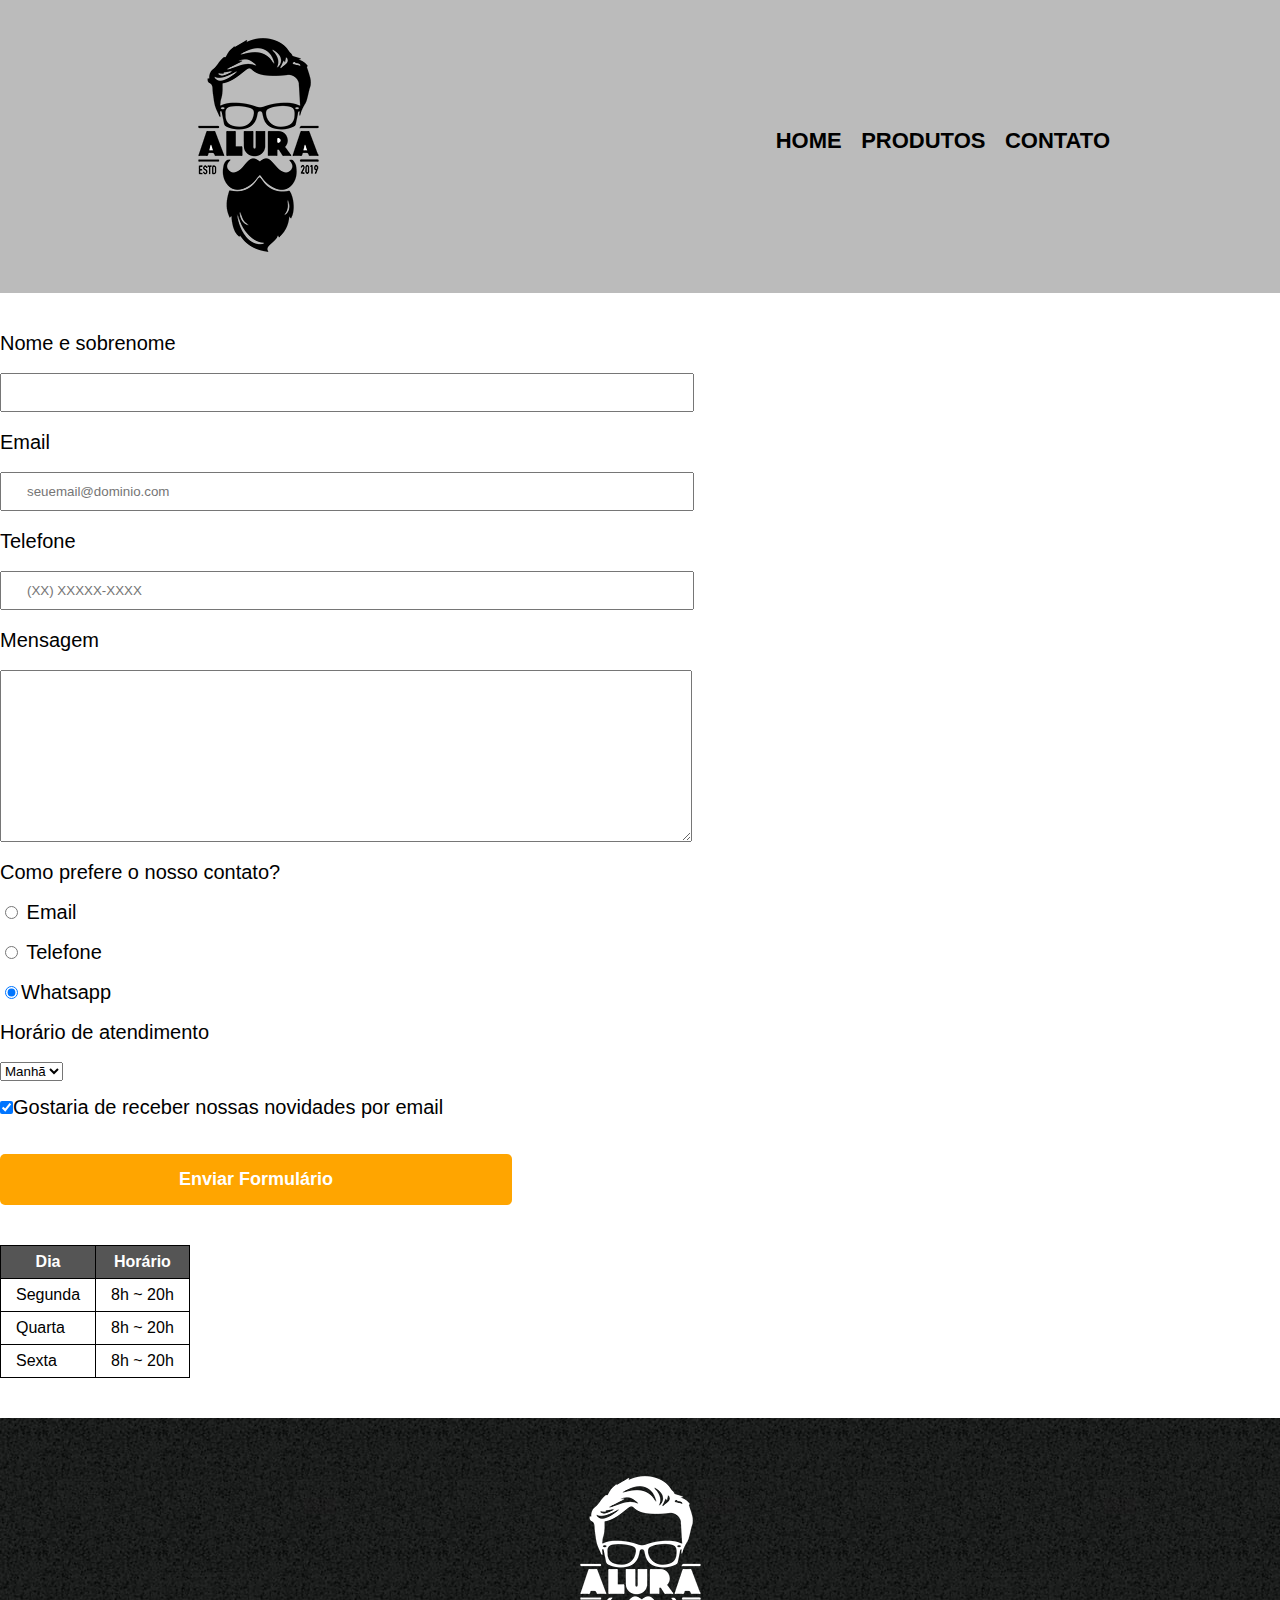
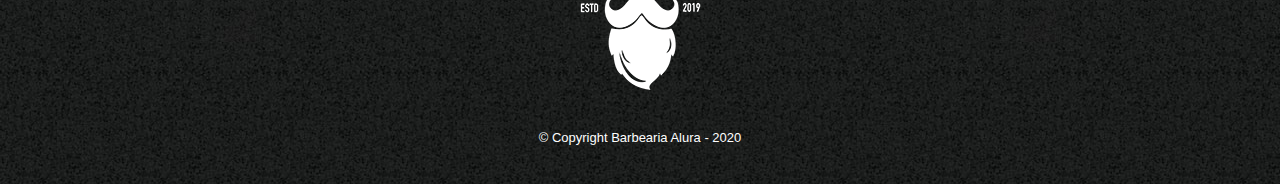
<file: css/simple_page_class_four/contato.html>
<!DOCTYPE html>
<html>
    <head>
        <meta charset="UTF-8">
        <title>Contato - Barbearia Alura</title>
        <link rel="stylesheet" href="reset.css" />
        <link rel="stylesheet" href="style.css" />
    </head>
    <body>
        <header>
            
            <div class="caixa">
                <h1><img src="imgs/logo.png" alt="Logo da Barbearia Alura"/></h1>
        
        
                <nav>
                    <ul class="navegacao">
                        <li><a href="index.html">Home</a></li>
                        <li><a href="produtos.html">Produtos</a></li>
                        <li><a href="contato.html">Contato</a></li>
                    </ul>
                </nav>
            </div>
            
        </header>
        
        <main>

            <form>

                <label for="nomesobrenome">Nome e sobrenome</label>
                <input class="input-padrao" type="text" id="nomesobrenome" required> 

                <label for="email">Email</label>
                <input class="input-padrao" type="email" id="email" required 
                    placeholder="seuemail@dominio.com"
                >

                <label for="telefone">Telefone</label>
                <input class="input-padrao" type="tel" id="telefone" required 
                placeholder="(XX) XXXXX-XXXX">

                <label for="mensagem">Mensagem</label>
                <textarea class="input-padrao" cols="70" rows="10" id="mensagem" required ></textarea>


                <fieldset>

                    <legend>Como prefere o nosso contato?</legend>
                    <label for="radio-email"><input type="radio" name="contato" value="email" id="radio-email"> Email</label>
                    <label for="radio-telefone"><input type="radio" name="contato" value="telefone" id="radio-telefone"> Telefone</label>
                    <label for="radio-whatsapp"><input type="radio" name="contato" value="whatsapp" id="radio-whatsapp" checked>Whatsapp</label>
                     
                </fieldset>  

                <fieldset>
                    <legend>Horário de atendimento</legend>
                    <select>
                        <option>Manhã</option>
                        <option>Tarde</option>
                        <option>Noite</option>
                    </select>
                </fieldset>

                <label><input class="checkbox" checked type="checkbox" />Gostaria de receber nossas novidades por email</label>

                <input type="submit" value="Enviar Formulário" class="enviar">

            </form>    

            <table>

                <thead>
                    <tr>
                        <th>Dia</th>
                        <th>Horário</th>
                    </tr>
                </thead>
                
                <tbody>

                    <tr>
                        <td>Segunda</td>
                        <td>8h ~ 20h</td>
                    </tr>
                    <tr>
                        <td>Quarta</td>
                        <td>8h ~ 20h</td>
                    </tr>
                    <tr>
                        <td>Sexta</td>
                        <td>8h ~ 20h</td>
                    </tr>
                    
                </tbody>

            </table>

        </main>

        <footer>
            <img src="imgs/logo-branco.png" alt="Logo da Barbearia Alura">
            <p class="copyright">&copy; Copyright Barbearia Alura - 2020</p>
        </footer>
    </body>
</html>
</file>
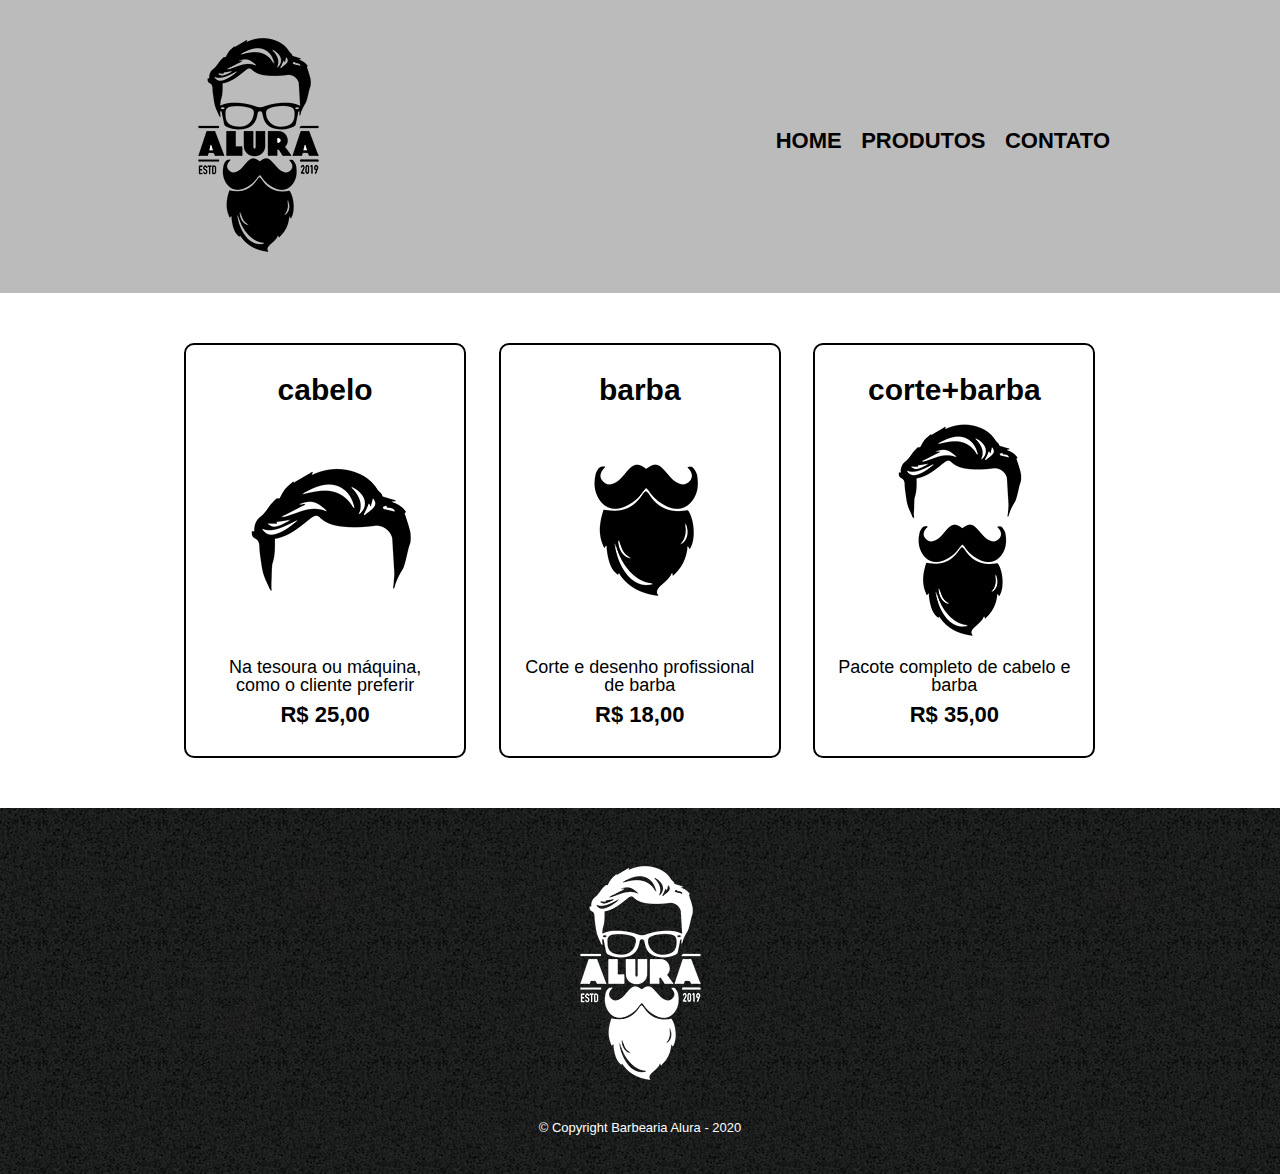
<file: css/simple_page_class_four/produtos.html>
<!DOCTYPE html>
<html lang="pt-br">
    <head>
        <meta charset="UTF-8">
        <title>Produtos - Barbearia Alura</title>
        <link rel="stylesheet" href="reset.css" />
        <link rel="stylesheet" href="style.css" />
    </head>
    <body>

        <header>
            
            <div class="caixa">
                <h1><img src="imgs/logo.png"/></h1>

        
                <nav>
                    <ul class="navegacao">
                        <li><a href="index.html">Home</a></li>
                        <li><a href="produtos.html">Produtos</a></li>
                        <li><a href="contato.html">Contato</a></li>
                    </ul>
                </nav>
            </div>
            
        </header>

        <main>
            <ul class="produtos">
                <li>
                    <h2>cabelo</h2>
                    <img src="imgs/cabelo.jpg">
                    <p class="produto-descricao">Na tesoura ou máquina, como o cliente preferir</p>
                    <p class="produto-preco">R$ 25,00</p>
                </li>
                <li>
                    <h2>barba</h2>
                    <img src="imgs/barba.jpg">
                    <p class="produto-descricao">Corte e desenho profissional de barba</p>
                    <p class="produto-preco">R$ 18,00</p>
                </li>
                <li>
                    <h2>corte+barba</h2>
                    <img src="imgs/cabelo+barba.jpg">
                    <p class="produto-descricao">Pacote completo de cabelo e barba</p>
                    <p class="produto-preco">R$ 35,00</p>
                </li>
            </ul> 
        </main>

        <footer>
            <img src="imgs/logo-branco.png">
            <p class="copyright">&copy; Copyright Barbearia Alura - 2020</p>
        </footer>

    </body>

</html>
</file>
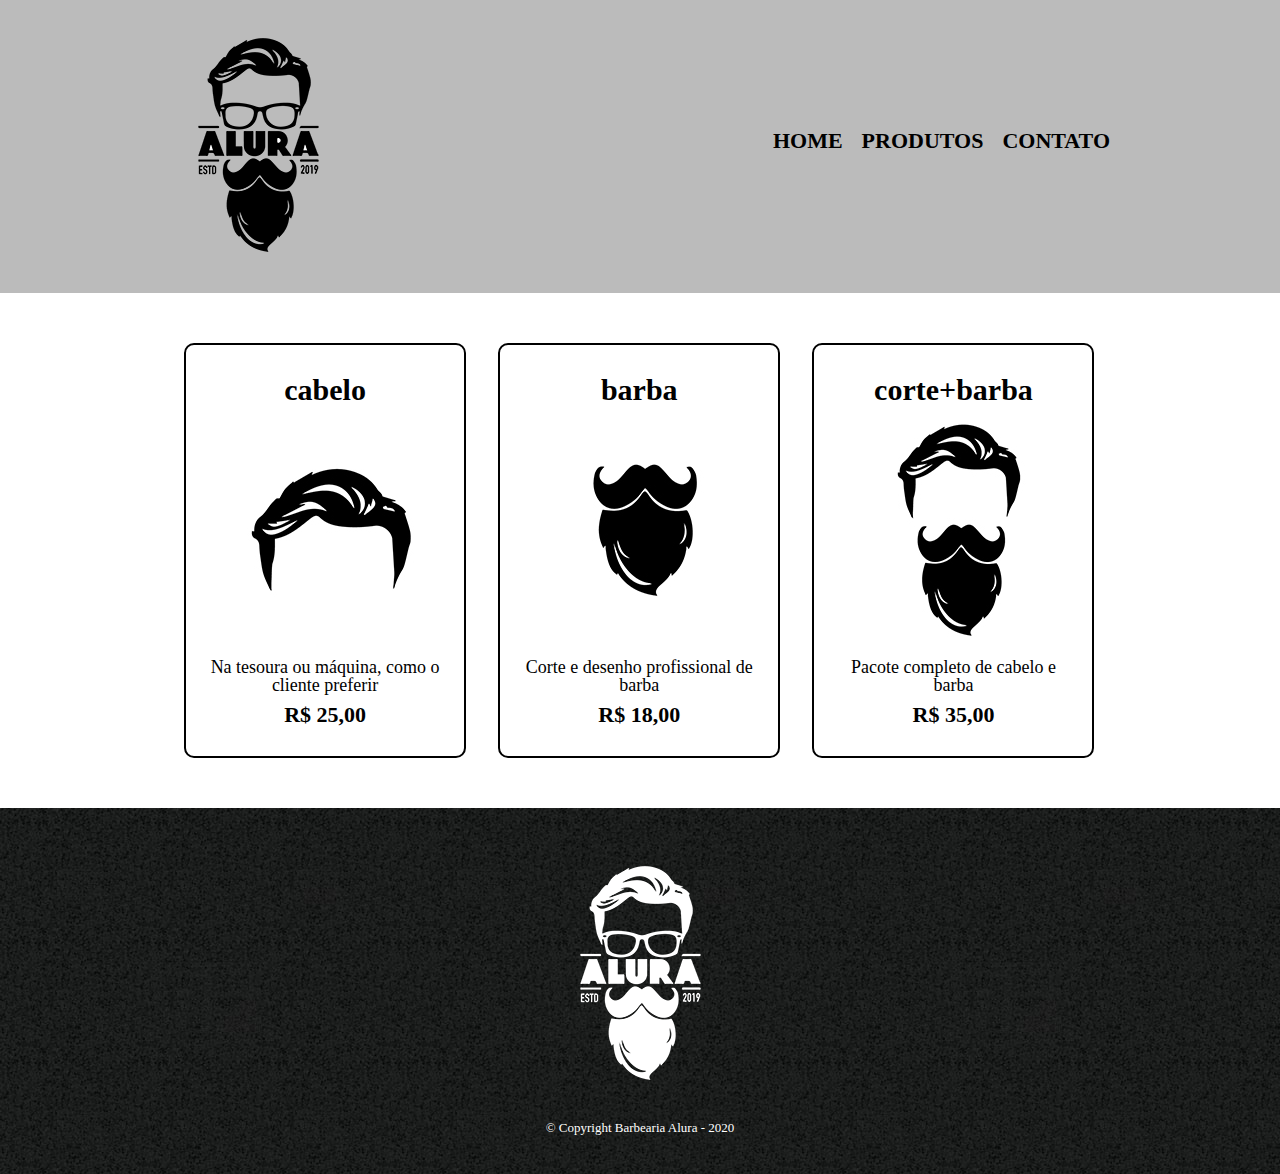
<file: css/simple_page_class_two/produtos.html>
<!DOCTYPE html>
<html lang="pt-br">
    <head>
        <meta charset="UTF-8">
        <title>Produtos - Barbearia Alura</title>
        <link rel="stylesheet" href="reset.css" />
        <link rel="stylesheet" href="produtos.css" />
    </head>
    <body>

        <header>
            
            <div class="caixa">
                <h1><img src="imgs/logo.png"/></h1>

        
                <nav>
                    <ul class="navegacao">
                        <li><a href="index.html">Home</a></li>
                        <li><a href="produtos.html">Produtos</a></li>
                        <li><a href="contato.html">Contato</a></li>
                    </ul>
                </nav>
            </div>
            
        </header>

        <main>
            <ul class="produtos">
                <li>
                    <h2>cabelo</h2>
                    <img src="imgs/cabelo.jpg">
                    <p class="produto-descricao">Na tesoura ou máquina, como o cliente preferir</p>
                    <p class="produto-preco">R$ 25,00</p>
                </li>
                <li>
                    <h2>barba</h2>
                    <img src="imgs/barba.jpg">
                    <p class="produto-descricao">Corte e desenho profissional de barba</p>
                    <p class="produto-preco">R$ 18,00</p>
                </li>
                <li>
                    <h2>corte+barba</h2>
                    <img src="imgs/cabelo+barba.jpg">
                    <p class="produto-descricao">Pacote completo de cabelo e barba</p>
                    <p class="produto-preco">R$ 35,00</p>
                </li>
            </ul> 
        </main>

        <footer>
            <img src="imgs/logo-branco.png">
            <p class="copyright">&copy; Copyright Barbearia Alura - 2020</p>
        </footer>

    </body>

</html>
</file>
<file: css/class on responsive design/css/exercicios.css>
.mini {
  float: left;
  width: 50%;
}

/* Passo do exercicio.  */
header {
  padding: 0.5em 0; 
}

.secao{
	float: left;
	width: 100%;
}

.destaques {
	margin-top: 1em; 
}

.barra-nav {
	margin: 0.4em 0; 
}

.container {
	margin: 0 auto; 
	max-width: 1200px; 
}

.logo,.secao {
	padding: 0 1%; 
}

img {
	max-width: 100%;
}

.logo,.busca,.barra-nav,.menu-principal {
	display: inline-block; 
	vertical-align: middle;
}

.menu-principal li {
	float: left; 
}

@media (min-width: 600px) {
	html {
		font-size: 1.125em;
	}

	.secao {
		width: 50%; 
	}
}

@media (min-width: 1000px) {
	html {
		font-size: 1.25em;
	}

	.secao {
		width: 33.333%; 
	}
}

@media (max-width: 600px) {
    .barra-nav {
        background: #f0f0f0;
        padding: 1em;
        margin: 0;

        height: 100%;
        width: 90%;
        max-width: 320px;

        position: fixed;
        z-index: 1;
        top: 0;
        left: -90%;

        transition: left 0.3s ease-out;
    }
        .menu-ativo .barra-nav {
            left: 0;
        }

    .menu-principal li {
        padding: 1em 0;
        width: 100%;
	}
	
	.menu-ativo:after {
        content: "";
        display: block;

        position: fixed;
        top: 0;
        left: 0;
        bottom: 0;
        right: 0;

        background: rgba(0,0,0,0.4);
	}

	.logo {
		/* vertical-align: baseline; */
	}
	
}

.menu-abrir,.menu-fechar{
    background: none;
    border: 0;
    outline: 0;
    -webkit-appearance: none;
    font-size: 1.6em;
    text-indent: -999em;    
}


.menu-abrir {
	/* display: inline-block;
	height: 30px;
	width: 60px;
    background-repeat: no-repeat;
    text-decoration: none;
    padding-top: 20px;
    background-size: 30px;
    background-position: 15px;
    text-indent: -9999px;
	background-image: url("../img/hamburguer_black.png");
	margin: 10px 10px; 
    opacity: 0.7; */
    
    height: 0;
    width:.99em;
    padding-top:.125em;
    border-top: .375em double #000;
    border-bottom: .125em solid #000;

    vertical-align: middle;
    margin: 0.5em;  
}


.menu-fechar {
    position: relative;
    height: 1em;
    width: 1em;
    font-size: 40px;
}
    .menu-fechar:before {
        content: '\00D7';
        position: absolute;
        top: 0;
        left: 0;
        text-indent: 0;
    }

/* .btn-close { */
	/* background-position: 0px;
	background-image: url("../img/fechar.png");
	opacity: 0.5; */
/* } */

.logo img {
    width: 200px;
}

@media not all and (max-width: 600px) {
    .menu-abrir,
    .menu-fechar {
        display: none;
    }    
}
</file>
<file: css/simple_page/style.css>
.titulo-principal {
    padding-left: 20px;
}

#banner {
    width: 100%; 
}

.principal {
    background: #CCCCCC;
    padding: 30px;
}

.texto-principal {
    text-align: center;
}

.destaque {
    color: rgb(255,0,0); 
}

#missao {
    font-size: 20px;
}

.itens {
    font-style: italic;
}

.beneficios{
    background: #ffffff;
    padding: 20px;
}

.titulo-centralizado {
    text-align: center;
}

.lista-beneficios {
    display: inline-block; 
    vertical-align: top;
    width: 20%; 
    margin-right: 15%;
}

.imagembeneficios {
    width: 50%; 
}
</file>
<file: css/simple_page_class_four/style.css>
body{
    font-family: 'Montserrat', sans-serif;
}

header {
    background: #bbbbbb;
    padding: 20px 0;
}

.caixa {
    position: relative;
    width: 940px; 
    margin: 0 auto; 
}

nav {
    position: absolute;
    top: 110px;
    right: 0;
}

nav li {
    display: inline;
    margin: 0 0 0 15px;
}

nav a {
    text-transform: uppercase;
    color: #000000;
    font-weight: bold;
    font-size: 22px;
    text-decoration: none;
}

nav a:hover{
    text-decoration: underline;
}

.produtos {
    width: 940px;
    margin: 0 auto; 
    padding: 50px 0;
}

.produtos li {
    display: inline-block;
    text-align: center;
    width: 30%;
    vertical-align: top;
    margin: 0 1.5%; 
    padding: 30px 20px;
    box-sizing: border-box; /* Calcula o % junto com o padding */
    border: 2px solid #000000; 
    border-radius: 10px;
}

.produtos li:hover {
    border-color: #C78C19; 
}

.produtos li:active {
    border-color: #088c19; 
}

.produtos li:hover h2 {
    font-size: 34px;
}

.produtos h2 {
    font-size: 30px;
    font-weight: bold;
}

.produto-descricao {
    font-size: 18px;
}

.produto-preco {
    font-size: 22px;
    font-weight: bold;
    margin: 10px 0 0; 
}

footer {
    text-align: center;
    background: urL("imgs/bg.jpg");
    padding: 40px 0;
}

.copyright {
    color: #FFFFFF;
    font-size: 13px;
    margin: 20px 0 0;
}

main {
    /* width: 940px; 
    margin: 0 auto;  */
}

/* Aplicado somente aos filhos diretos */
/* main > p {
    background: red;
} */

/* Todo p seguido de uma imagem  */
/* img + p {
    background: blue;
} */

/* Todos os p(s) seguido de uma imagem */ 
/* img ~ p {
    background: yellow;
} */

/* .principal p:not(#missao) {
    background: orange;
} */

form{
    margin: 40px 0; 
}

form label, form legend {
    display: block; 
    font-size: 20px;
    margin: 0 0 20px;   
}

.input-padrao{
    display: block; 
    margin: 0 0 20px;
    padding: 10px 25px;
    width: 50%;
}

.checkbox {
    margin: 20px 0; 
}

.enviar {
    width: 40%; 
    padding: 15px 0; 
    background: orange;
    color: rgb(255,255,255); 
    font-weight: bold;
    font-size: 18px;
    border: none; 
    border-radius: 5px;
    transition: all 0.1s ease;
    cursor: pointer;
}

.enviar:hover {
    background-color: darkorange;
    transform: scale(1.2); /* rotate(1000deg) */ 
}

table {
    margin: 20px 0 40px; 
}

thead {
    background: #555555;
    color: rgb(255,255,255);
    font-weight: bold;
}

td,th {
    border: 1px solid rgb(0,0,0); 
    padding: 8px 15px;
}

/* CSS página Icicial */
.banner {
    width: 100%;
}

.titulo-principal {
    text-align: center;
    font-size: 2em;
    margin: 1em 0 1em; 
    clear: left; 
    color: rgba(0,0,0,1);
    /*    */
    /* text-shadow: 2px 2px #FF0000; */
}

.titulo-principal::first-letter {
    font-weight: bold;
}

.principal,.mapa {
    width: 940px; 
    margin: 0 auto; 
}

.principal p {
    margin: 0 0 1em;  
}

.principal strong {
    font-weight: bold;
}

.principal em { 
    font-style: italic;
}

.beneficios {
    padding: 3em 0;
    background: #888888;
    /* borda interna "inset" */
}

.imagem-beneficios {
    width: 60%; 
    box-shadow: 10px 10px 10px #000;
    /* opacity: 1; */
}

.imagem-beneficios:hover {
    opacity: 0.7;
    /* transition: 5s; */
}

.conteudo-beneficios {
    width: 640px; 
    margin: 0 auto;
}

.lista-beneficios {
    width: 40%;
    display: inline-block;
    vertical-align: top;
    
}

.utensilios {
    width: 120px;
    float: left;
    margin: 0 20px 20px 0; 
}

.mapa {
    padding: 3em 0;
}

.mapa p {
    margin: 0 0 2em;
    text-align: center; 
}

.video {
    width: 560px;
    margin: 2em auto; 
}

.itens::before {
    content: '* ';
}

.itens {
    line-height: 1.5;
}

.itens:first-child {
    font-weight: bold;
}


@media screen and (max-width: 480px){
    
    .caixa,.principal,.mapa,.conteudo-beneficios,.beneficios,.video {
        width: auto;
    }    

    h1 {
        text-align: center;
    }

    nav {
        position: static;
    }

    .lista-beneficios,.imagem-beneficios {
        width: 100%; 
    }

}
</file>
<file: css/simple_page_class_three/style-home.css>
.titulo-principal {
    padding-left: 20px;
}

#banner {
    width: 100%; 
}

.principal {
    background: #CCCCCC;
    padding: 30px;
}

.texto-principal {
    text-align: center;
}

.destaque {
    color: rgb(255,0,0); 
}

#missao {
    font-size: 20px;
}

.itens {
    font-style: italic;
}

.beneficios{
    background: #ffffff;
    padding: 20px;
}

.titulo-centralizado {
    text-align: center;
}

.lista-beneficios {
    display: inline-block; 
    vertical-align: top;
    width: 20%; 
    margin-right: 15%;
}

.imagembeneficios {
    width: 50%; 
}
</file>
<file: css/Using flexbox/css/style.css>
body {
	background-color: #F2F5F7;
	font-family: 'Open Sans',Arial,sans-serif;
}

.container {
	width: 94%;
	margin: 0 auto;
}

.cabecalhoPrincipal {
	background-color: #FFF;
	padding: 20px 0;
}

.cabecalhoPrincipal-titulo {
	font-weight: bold;
	font-size: 2em;
	margin-bottom: 20px;
}

.cabecalhoPrincipal-titulo a {
	text-decoration: none;
	color: inherit;
}

.cabecalhoPrincipal-nav-link {
	padding: 10px;
	margin-bottom: 10px;
	color: #9799A6;
	background-color: #FFF;
	text-decoration: none;
	transition: .5s;
	display: block;

	border-bottom: 1px solid #9799A6;
}

.conteudoPrincipal {
	margin-top: 20px;
	margin-bottom: 20px;
}

.subtitulo {
	font-weight: bold;
	font-size: 32px;
	margin-bottom: 10px;
	text-align: center;
}

.conteudoPrincipal-cursos-link {
	height: 100px;
	background-color: #FFF;
	text-align: center;
	margin: 1%;
	transition: .3s;
	box-shadow: 2px 2px 2px #CCC;
	position: relative;
}

.conteudoPrincipal-cursos-link a {
	text-decoration: none;
	color: #000;
	font-weight: bold;
	display: block;
	width: 100%;
	height: 100%;
	position: absolute;
	top: 0;
	left: 0;
}

.conteudoPrincipal-cursos-link:hover {
	box-shadow: 4px 4px 4px #CCC;
}

.conteudoPrincipal-cursos-link a:before {
	content: '';
	display: block;
	width: 50px;
	height: 50px;
	margin: 10px auto;
}

.conteudoPrincipal-cursos-link:nth-child(even) a:before {
	background: url(../img/background1.svg) no-repeat;	
}

.conteudoPrincipal-cursos-link:nth-child(odd) a:before {
	background: url(../img/background2.svg) no-repeat;
}


.rodapePrincipal {
	background-color: #324C64;
	padding-top: 20px;
}

.rodapePrincipal .subtitulo {
	color: #FFF;
}

.rodapePrincipal-navMap-link {
	text-decoration: none;
	color: #FFF;
	margin-top: 10px;
}

.rodapePrincipal-navMap-link {
	font-size: .9em;
}

.navmap-list-title {
	font-weight: 700;
	font-size: 1.3em;
	margin: .9em 0;
	padding-left: .3em;
	padding-top: .2em;
	padding-bottom: .2em;
}

.navmap-list-title + .rodapePrincipal-navMap-link {
	margin-top: 0;
}

.navmap-list-title-bancoDeDados { color: #EC6E5A; border-left: 4px solid #EC6E5A; }
.navmap-list-title-framework { color: #AD85BF; border-left: 4px solid #AD85BF; }
.navmap-list-title-frontend { color: #5EC6F3; border-left: 4px solid #5EC6F3; }
.navmap-list-title-backend { color: #25D285; border-left: 4px solid #25D285; }

.rodapePrincipal-patrocinadores {
	margin-top: 30px;
	background: #F2F5F7;
	padding: 20px 0;
}

.rodapePrincipal-contatoForm {
	margin-top: 20px;
	text-align: center;
}

.rodapePrincipal-contatoForm label[for=email-contato] {
	font-weight: bold;
	font-size: 14px;
	color: #000;
	margin-bottom: 5px;
	display: block;
}

.rodapePrincipal-contatoForm-emailInput {
	border-top-left-radius: 5px;
	border-bottom-left-radius: 5px;
	padding: 10px;
}

.rodapePrincipal-contatoForm-submit {
	border-top-right-radius: 5px;
	border-bottom-right-radius: 5px;
	background-color: #4DBA7A;
	color: #FFF;
	cursor: pointer;
	
}

.rodapePrincipal-contatoForm-submit,
.rodapePrincipal-contatoForm-emailInput {
	outline: 0;
	border: 1px solid #4DBA7A;
	box-sizing: border-box;
	font-size: 16px;
}

.videoSobre {
	background-color: #5E9EDC;
	padding: 25px 0;
	
}

.videoSobre-video {
	max-width: 100%;
}

.videoSobre .container {
	color: #FFF;
}

.videoSobre-sobre-title {
	font-size: 1.2em;
	font-weight: bolder;
}

.videoSobre-sobre {
	font-size: 1.3em;
	line-height: 2;
}

.videoSobre-button {
	border-radius: 8px;
	background-color: #ec6e5a;
	display: block;
	color: #FFF;
	border: none;
	height: 50px;
	font-size: .8em;
	outline: none;
}

.rodapePrincipal-contatoForm-legend {
	margin-bottom: 10px;
}

@media(min-width: 769px) {

	.container {
		width: 85%;	
	}

	.subtitulo {
		text-align: left;
	}

	.cabecalhoPrincipal-nav-link {
		border-radius: 5px;
		border: 1px solid #9799A6;
	}

	.cabecalhoPrincipal-nav-link:hover {
		color: #FFF;
		background-color: #9799A6;
	}

	.cabecalhoPrincipal-titulo {
		margin: 0;
	}

	.cabecalhoPrincipal-nav {
		width: auto;
	}

	.cabecalhoPrincipal-nav-link {
		width: auto;
		margin: 0 0 0 10px;
	}

	.rodapePrincipal-contatoForm {
		margin-top: 0;
		text-align: left;
	}

	.conteudoPrincipal-cursos-link:nth-child(3n) {
		margin-right: 0;
	}

	.conteudoPrincipal-cursos-link:nth-child(3n+1) {
		margin-left: 0;
	}

}

@media(min-width: 1000px) {
	.conteudoPrincipal-cursos-link {
		margin: 1.333%;
	}

	.conteudoPrincipal-cursos-link:nth-child(3n) {
		margin-right: 1.33%;
	}

	.conteudoPrincipal-cursos-link:nth-child(3n+1) {
		margin-left: 1.333%;
	}

	.conteudoPrincipal-cursos-link:nth-child(4n) {
		margin-right: 0;
	}

	.conteudoPrincipal-cursos-link:nth-child(4n+1) {
		margin-left: 0;
	}

	.videoSobre-sobre {
		margin-left: 1.5em;
	}

}
</file>
<file: css/Using flexbox/css/flexbox.css>
.cabecalhoPrincipal .container {
    display: flex;
    align-items: center;
    justify-content: space-between;
}

.cabecalhoPrincipal-nav {
    display: flex;
}

.rodapePrincipal-patrocinadores .container {
    display: flex;
    justify-content: space-between;
}

.rodapePrincipal-patrocinadores-list {
    display: flex;
    align-items: center;
    justify-content: space-around;
    width: 70%;
}

.rodapePrincipal-contatoForm {
    width: 25%;
}

.rodapePrincipal-contatoForm-fieldset {
    display: flex; 
}

.rodapePrincipal-navMap-list {
    display: flex; 
    height: 250px;
    /* flex-wrap: wrap;
    flex-direction: column; */
    flex-flow: column wrap;
}

.conteudoPrincipal-cursos {
    display: flex; 
    flex-wrap: wrap;
    justify-content: flex-start;
}

.conteudoPrincipal-cursos-link {
    width: 23%;
    /* margin: 1px;  */
}

.videoSobre .container {
    display: flex;
   
}

.videoSobre-sobre {
    text-align: center;
    display: flex; 
    flex-direction: column;
    flex-grow: 2;
}

.videoSobre-sobre-list {
    flex-grow: 1;
}

.videoSobre-video {
    flex-grow: 1;
    flex-shrink: 2;
}

@media(max-width: 768px) {

    .cabecalhoPrincipal-nav {
        flex-direction: column;
    }
    
    .cabecalhoPrincipal .container {
        flex-direction: column;
        align-items: initial;
        text-align: center;
    } 
    
    .conteudoPrincipal-cursos {
        flex-direction: column;
    }
    
    .conteudoPrincipal-cursos-link {
        width: 100%; 
    }
    
    .rodapePrincipal-navMap-list {
        height: auto; 
    }
    
    .rodapePrincipal-patrocinadores .container {
        flex-direction: column;
        align-items: center;
    }
    
    .rodapePrincipal-patrocinadores-list {
        width: 100%;
        margin: 0; 
        flex-direction: column;
    }
    
    .rodapePrincipal-patrocinadores-list li {
        padding: 20px 0;
    }
    
    .rodapePrincipal-contatoForm {
        width: 100%;
    }
    
    .rodapePrincipal-contatoForm-fieldset {
        justify-content: center;
    }

    .cabecalhoPrincipal-nav-link-app {
        order: -1; 
    }

    .videoSobre .container {
        flex-direction: column;
    }

    .videoSobre-video {
        margin: 0 auto; 
    }

}
</file>
<file: css/grid-layout-project/Projeto Inicial Grid Layout/alura-store/assets/css/style.css>
.app {
    background: #f1f1f1;
    max-width: 1600px;
    margin: 0 auto; 
    display: grid;  
    font-family: Arial, Helvetica, sans-serif;
    grid-template-areas:
        "cabecalho"
        "conteudo"
        "rodape";
    grid-template-columns: auto;
    grid-template-rows: 50px auto auto;
}

.cabecalho {
    grid-area: "cabecalho"
}
 
.conteudo {
    grid-area: "conteudo";
    padding: 0 2rem;
}

.rodape {
    grid-area: "rodape";
    background: #fdfdfd;
    color: #333333;
    font-size: .8rem;
    text-align: center;
    line-height: 2rem;
}

.cabecalho {
    display: flex; 
    align-items: center;
    padding: 0 2rem;
}
</file>
<file: css/grid-layout-project/Projeto Inicial Grid Layout/alura-store/assets/css/destaques.css>
.destaques {
    display: grid; 
    grid-gap: .2rem;
    grid-template-columns: 25% 25% 25% 25%;
    grid-template-rows: 33.33% 33.33% 33.33%;
    height: calc(100vh - 50px);
}

.caixa {
    display: flex;
    align-items: flex-end;
    justify-content: center;
}

.destaques__titulo {
    background: rgba(0, 0, 0, .5);
    color: #fdfdfd;
    padding: .6rem;
    width: 100%;
    text-align: center;
}

.destaques__principal {
    background: url("../img/fortnite.jpg") center / cover no-repeat;
    /* grid-column: 1 / 4; */
    grid-row: 1 / 3;
}

.destaques__secundario:nth-child(2){
    background: url("../img/pubg.jpg") center / cover no-repeat;
    /* grid-column: 4 / 4;
    grid-row: 1 / 1  */
}

.destaques__secundario:nth-child(3) {
    background: url('../img/slack.png') center / cover no-repeat;
    /* grid-column: 4 / 4;
    grid-row: 2 / 2; */
}

.destaques__secundario:nth-child(4) {
    background: url('../img/whatsapp.png') center / cover no-repeat;
    /* grid-column: 4 / 4; 
    grid-row: 3 / 3; */
}

.destaques__secundario:nth-child(5) {
    background: url('../img/cs-go.jpg') center / cover no-repeat;
    /* grid-column: 3 / 3; 
    grid-row: 3 / 3;  */
}

.destaques__categorias {
    /* grid-column: 1 / 3;
    grid-row: 3 / 3; */
}

.destaques__categorias___lista {
    display: flex; 
    flex-wrap: wrap;
    height: 100%;
    justify-content: space-between;
}

.destaques__categorias___item {
    display: flex; 
    align-items: center;
    background: #fdfdfd;
    border-left: 5px solid transparent;
    color: #333333; 
    padding: 1rem;
    width: 50%;
}

.destaques__categorias___link {
    color: inherit; 
}
</file>
<file: css/grid-layout-project/Projeto Inicial Grid Layout/alura-store/assets/css/populares.css>
.populares {
    padding: 3rem 0;
}


.populares__conteudo {
    display: flex;
    flex-wrap: wrap;
    grid-area: "conteudo";
    padding: 1rem 0;
}

.populares__card {
    display: grid; 
    grid-template-areas: 
        "card-imagem"
        "card-corpo";
    grid-template-columns: 100%;
    /* grid-template-rows: 173px auto; */
    background: #fdfdfd;
    /* width: calc(20% - 1rem); 
    margin-right: 1rem; */
}

.populares__card:last-child {
    margin-right: 0; 
}

.populares__card___imagem {
    grid-area: "card-imagem"; 
    height: 100%;
    width: 100%;
}

.populares__card___corpo {
    grid-area: "card-corpo";
    padding: .75rem;
    display: grid;
    grid-row-gap: .5rem;
    grid-template-areas: 
        "card-cabecalho"
        "card-conteudo";
    grid-template-rows: 50px auto;
    padding: .75rem;
}

.populares__cabecalho {
    border-bottom: 1px solid #dcdcdc;
    display: flex;
    justify-content: space-between;
}

.populares__titulo {
    font-weight: 500;
}

.populares__icone{
    margin-right: 1.25rem;
}

.populares__botao {
    background: transparent;
    border: none; 
    color: #333333
}

.populares__card___titulo {
    font-size: 1.5rem;
    color: #333333; 
}

.populares__card___data {
    font-size: .9rem;
    color: #808080
}

.populares__card___descricao {
    color:#333333;
    text-align: justify;
    line-height: 1.5rem;
    margin: 1rem 0; 
}
</file>
<file: css/grid-layout-project/Projeto Inicial Grid Layout/alura-store/assets/css/menu.css>
.menu__link {
    color: #333333; 
    padding: .5rem 1rem;
}

.menu__link:hover, .menu__link.ativo {
    border-bottom: 2px solid #0073e6;
}
</file>
<file: css/grid-layout-project/Projeto Inicial Grid Layout/alura-store/assets/css/responsivo.css>
@media screen and (min-width: 0){

    .destaques__secundario:nth-child(2) {
        display: none;
        grid-column: none;
        grid-row: none;
    }

    .destaques__secundario:nth-child(3) {
        display: none;
        grid-column: none;
        grid-row: none;
    }

    .destaques__secundario:nth-child(4) {
        display: none;
        grid-column: none;
        grid-row: none;
    }

    .destaques__secundario:nth-child(5) {
        display: none;
        grid-column: none;
        grid-row: none;
    }

    .destaques__principal {
        grid-column: 1 / 5;
        grid-row: 1 / 3; 
    }

    .destaques__categorias {
        grid-column: 1 / 5;
        grid-row: 3 / 3; 
    }

    .populares__conteudo {
        flex-direction: column;
    }
    
    .populares__card {
        grid-template-rows: 150px auto;
        width: 100%;
        margin-right: 0;
        margin-bottom: 3rem;
    }

}

@media screen and (min-width: 768px){

    .destaques__secundario:nth-child(2) {
        display: flex;
        grid-column: 4 / 4;
        grid-row: 1 / 1;
    }

    .destaques__secundario:nth-child(3) {
        display: flex;
        grid-column: 4 / 4;
        grid-row: 2 / 2;
    }

    .destaques__secundario:nth-child(4) {
        display: flex;
        grid-column: 4 / 4;
        grid-row: 3 / 3;
    }

    .destaques__secundario:nth-child(5) {
        display: flex;
        grid-column: 3 / 4;
        grid-row: 3 / 3;
    }

    .destaques__principal {
        grid-column: 1 / 4;
        grid-row: 1 / 3; 
    }

    .destaques__categorias {
        grid-column: 1 / 3;
        grid-row: 3 / 3; 
    }

    .populares__conteudo {
        flex-direction: row;
    }
    
    .populares__card {
        grid-template-rows: 173px auto;
        width: calc(50% - 1rem);
        margin-right: 1rem;
    }

}

@media screen and (min-width: 992px){
    .populares__card {
        width: calc(33.333% - 1rem);

    }
}

@media screen and (min-width: 1200px){
    .populares__card {
        width: calc(20% - 1rem);
        margin-bottom: 0;
    }
}
</file>
<file: css/simple_page_class_two/produtos.css>
header {
    background: #bbbbbb;
    padding: 20px 0;
}

.caixa {
    position: relative;
    width: 940px; 
    margin: 0 auto; 
}

nav {
    position: absolute;
    top: 110px;
    right: 0;
}

nav li {
    display: inline;
    margin: 0 0 0 15px;
}

nav a {
    text-transform: uppercase;
    color: #000000;
    font-weight: bold;
    font-size: 22px;
    text-decoration: none;
}

nav a:hover{
    text-decoration: underline;
}

.produtos {
    width: 940px;
    margin: 0 auto; 
    padding: 50px 0;
}

.produtos li {
    display: inline-block;
    text-align: center;
    width: 30%;
    vertical-align: top;
    margin: 0 1.5%; 
    padding: 30px 20px;
    box-sizing: border-box; /* Calcula o % junto com o padding */
    border: 2px solid #000000; 
    border-radius: 10px;
}

.produtos li:hover {
    border-color: #C78C19; 
}

.produtos li:active {
    border-color: #088c19; 
}

.produtos li:hover h2 {
    font-size: 34px;
}

.produtos h2 {
    font-size: 30px;
    font-weight: bold;
}

.produto-descricao {
    font-size: 18px;
}

.produto-preco {
    font-size: 22px;
    font-weight: bold;
    margin: 10px 0 0; 
}

footer {
    text-align: center;
    background: urL("imgs/bg.jpg");
    padding: 40px 0;
}

.copyright {
    color: #FFFFFF;
    font-size: 13px;
    margin: 20px 0 0;
}
</file>
<file: css/class on responsive design/css/estilo.css>
/* reset */
*,
*:after,
*:before {
	-moz-box-sizing: border-box;
	box-sizing: border-box;
	margin: 0;
	padding: 0;
	font-size: 1em;
}

body {
	font-family: Arial, helvetica, sans-serif;
	line-height: 1.4;
}

header {
	background: #f0f0f0;
	width: 100%;
	
}


.logo img {
	display: block;
}

/* busca */
.busca {
	overflow: hidden; /* clearfix */
}
	.busca input {
		border: 1px solid #CCC;
		border-bottom-color: #aaa;
		border-right-width: 0;
		border-radius: 5px 0 0 5px;
		box-shadow: inset 0 1px 1px rgba(0,0,0,0.1);
		color: #555;
		
		height: 1.7em;
		padding: 0 0.16em;

		float: left;
		-webkit-appearance: none;
	}
	.busca button {
		background: #f0f0f0;
		background: linear-gradient(white, white 50%, #eee);

		border: 1px solid #CCC;
		border-bottom-color: #aaa;
		border-radius: 0 5px 5px 0;
		color: #777;
		font-size: 90%;

		line-height: 1.667em;
		height: 1.888888889em;
		padding: 0 0.5em;
		text-align: center;
		text-transform: lowercase;

		float: left;
	}
		.busca button:hover {
			color: #0669de;
		}

/* categorias */
.noticias {
	color: #ca0000;
}
.esportes {
	color: #3ea909;
}
.famosos {
	color: #ff7f00;
}

.menu-principal {
	font-weight: bold;
	list-style-type: none;
	}
	.menu-principal a {
		display: block;
		padding-right: 1em;
		margin-right: 1em;

		line-height: 1;
		text-decoration: none;
		text-transform: lowercase;
	}
		.menu-principal a:hover {
			opacity: 0.8;
		}


/* lista de notícias */
.chamada {
	border-bottom: 1px dotted #ccc;
	display: block;
	margin-bottom: 1em;
	padding-bottom: 1em;

	text-decoration: none;
	width: 100%;
	overflow: hidden;
}
	.chamada:last-child {
		border-bottom: 0;
	}

	.chamada img {
		border-radius: 5px;
		display: block;
		float: left;
		margin-right: 0.8em;
	}
		.chamada.mini img {
			margin-bottom: 0.4em;
		}
	.chamada:hover h2 {
		text-decoration: underline;
	}

	.chamada.principal h2 {
		font-size: 1.8em;
		line-height: 1.05;
	}
	.chamada.normal h2 {
		font-size: 1em;
	}
	.chamada.secundaria h2 {
		font-size: 0.6em;
	}
	.chamada.mini {
		padding-right: 0.35em;
	}
		:not(.mini) .chamada.mini + .mini {
			padding-left: 0.35em;
			padding-right: 0;
		}


/* direita da TV */
.chamada.tv {
	border: 1px solid #ccc;
	border-radius: 5px;
}
	.tv img {
		border-radius: 3px 3px 0 0;
		margin-top: -1px;
	}
	.tv p {
		clear: both;
		color: #999;
		padding: 1.4em 1em 0.25em;
	}
	.tv h2 {
		padding: 0 1em;
		margin: 0;
		border: 0;
	}
	.tv .bolinha {
		display: inline-block;
		border-radius: 50%;
		background: #aaa;
		height: 7px;
		width: 7px;
		margin-top: 1.4em;
	}
		.tv .bolinha:first-of-type {
			background: #555;
			margin-left: 1.5em;
		}
</file>
